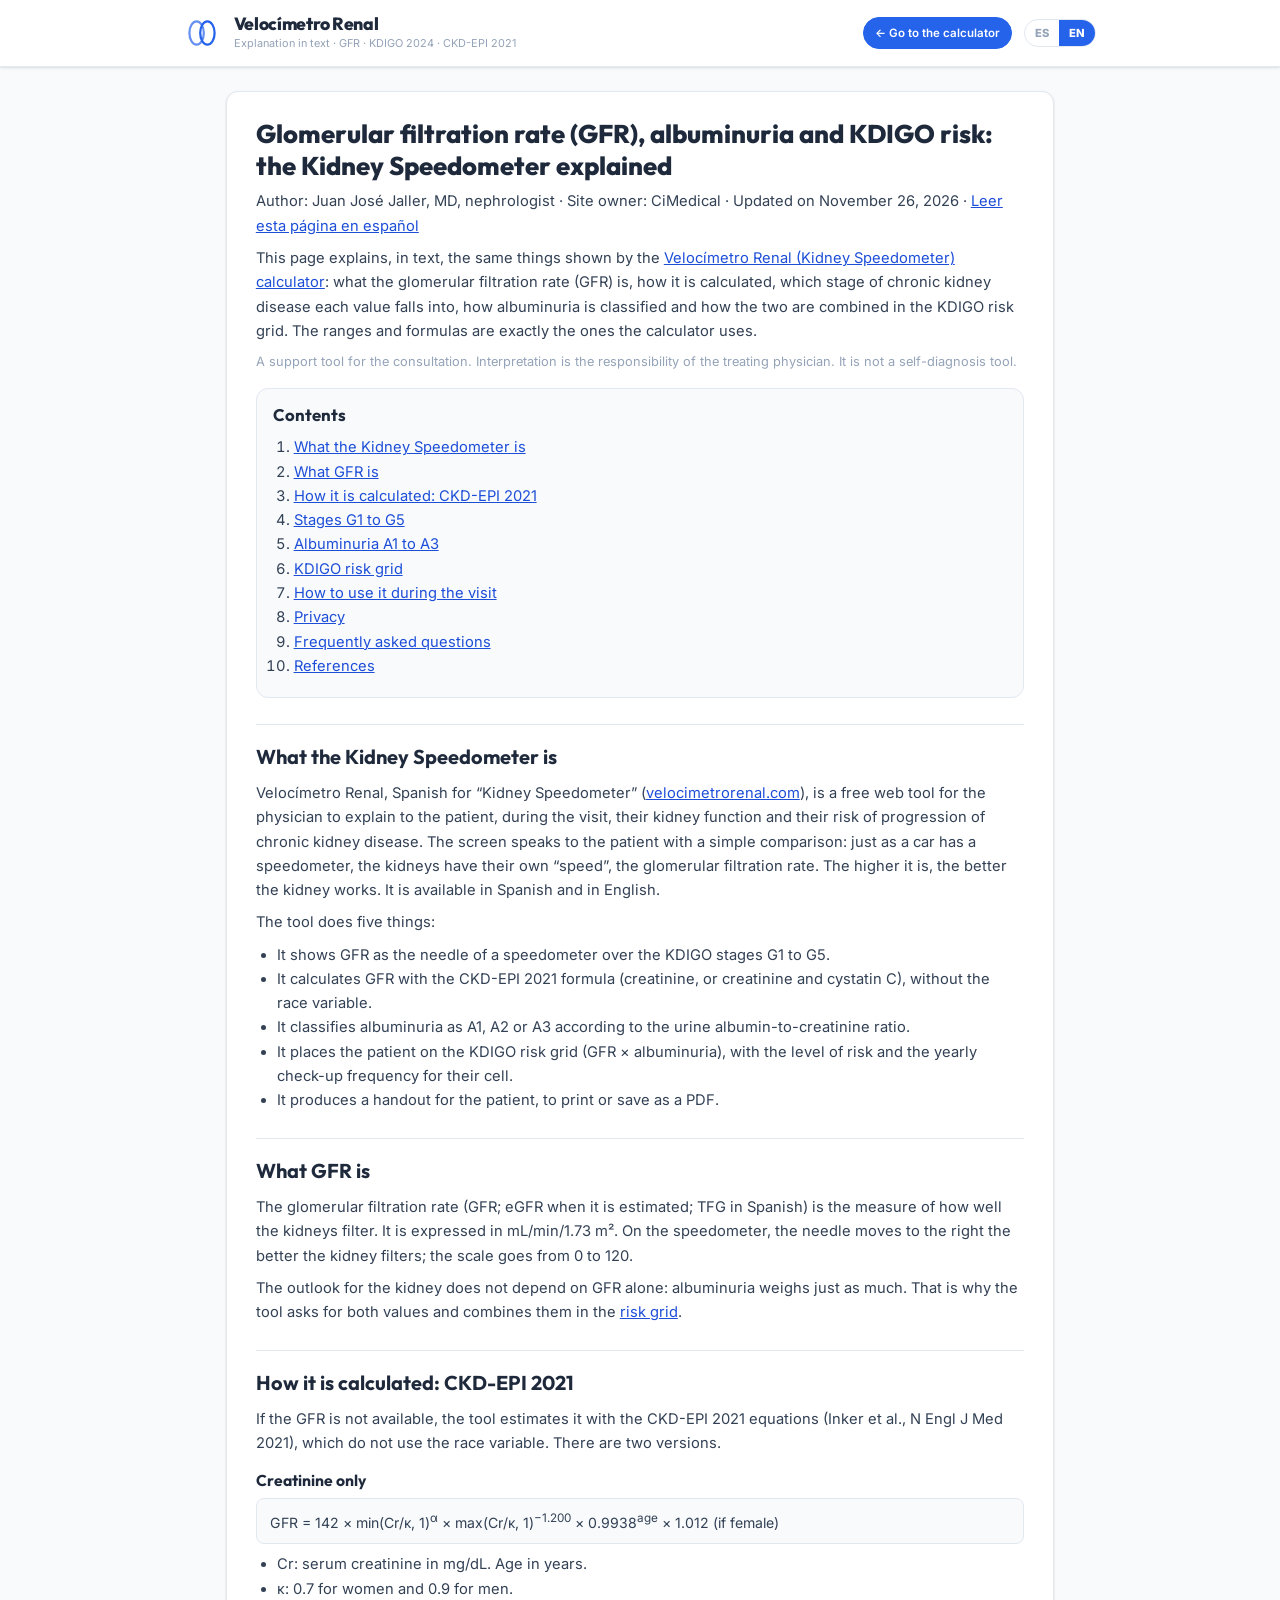
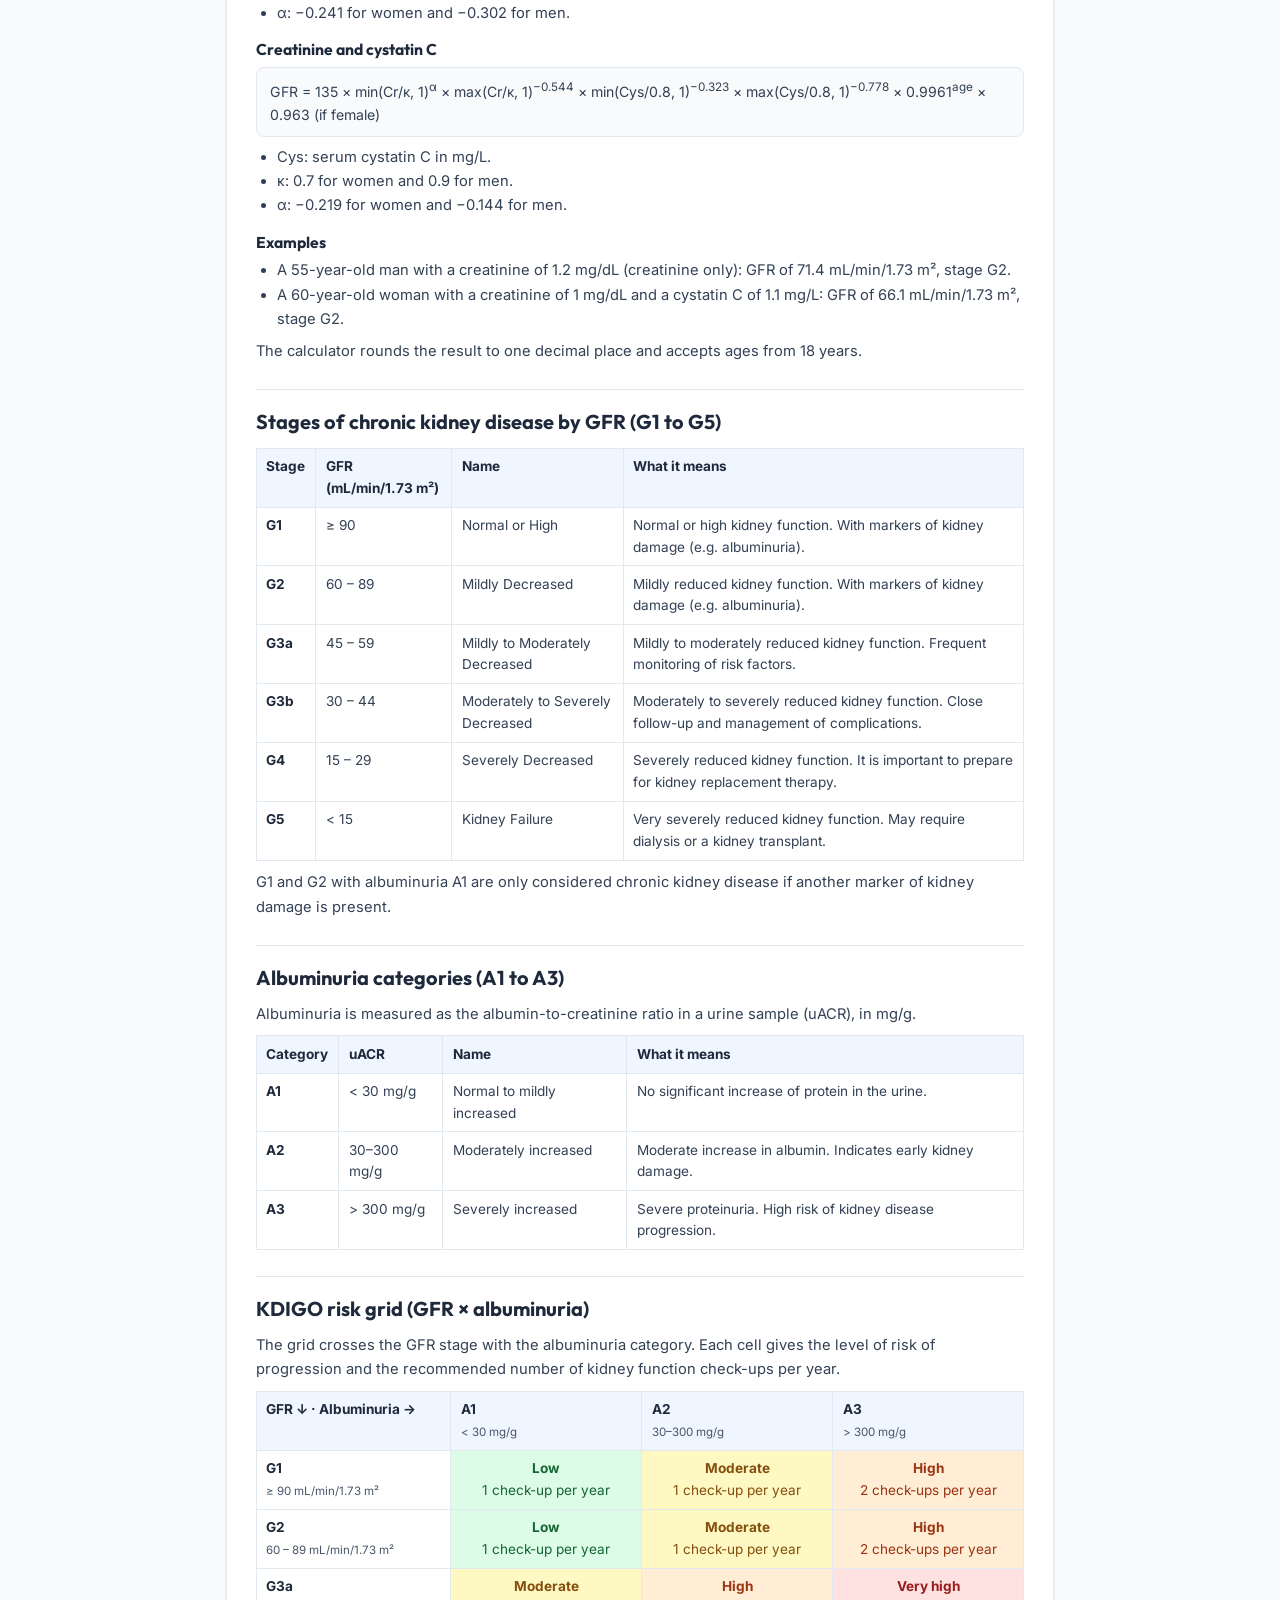
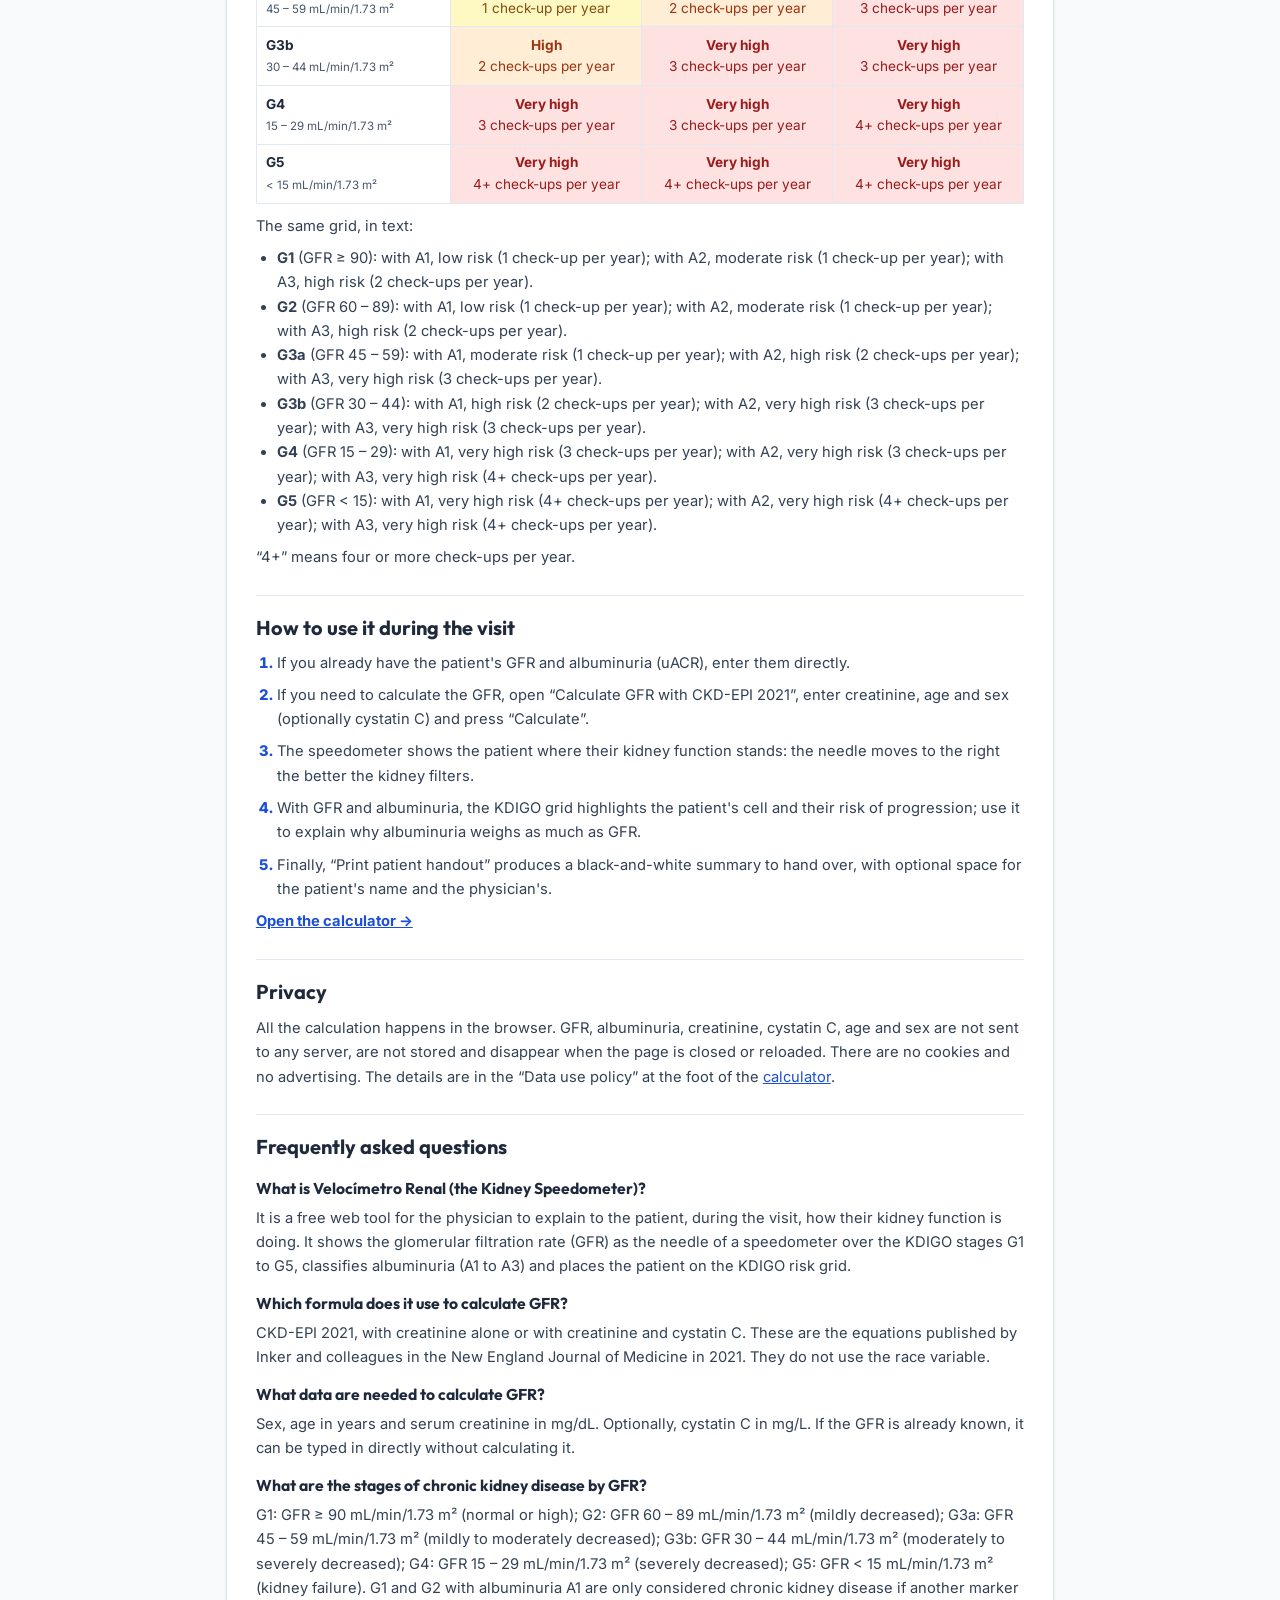
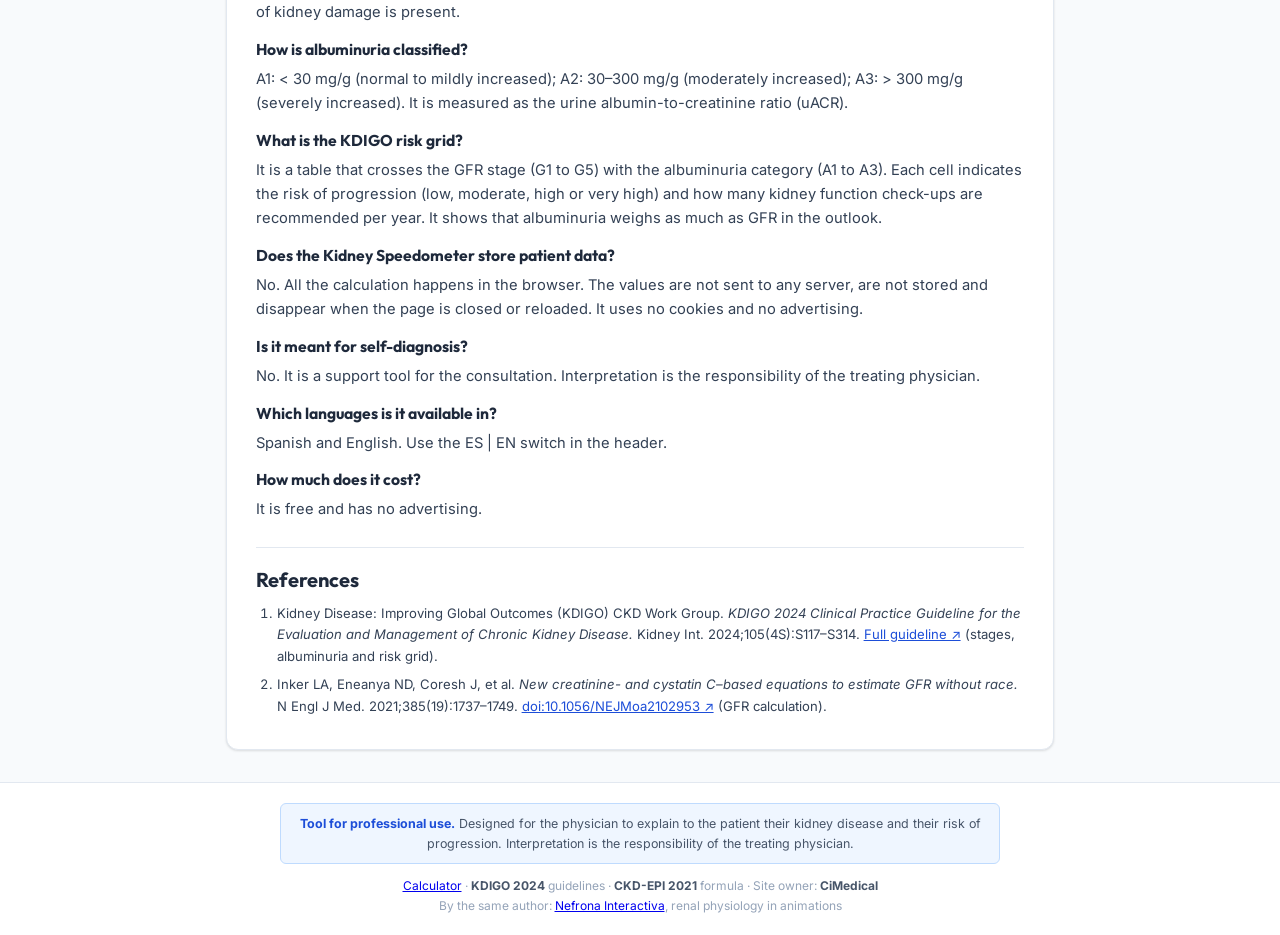
<file: gfr-chronic-kidney-disease.html>
<!DOCTYPE html>
<html lang="en">
<head>
  <meta charset="UTF-8" />
  <meta name="viewport" content="width=device-width, initial-scale=1.0" />
  <!-- GENERADA por tools/generar-guia.js a partir de app.js e i18n.js. No editar a mano. -->
  <title>GFR, albuminuria and KDIGO risk: explanation in text — Velocímetro Renal (Kidney Speedometer)</title>
  <meta name="description" content="What GFR is, how it is calculated with CKD-EPI 2021 (creatinine and cystatin C), the G1 to G5 stages of chronic kidney disease, the A1 to A3 albuminuria categories and the KDIGO 2024 risk grid, in plain text and with references." />
  <link rel="canonical" href="https://velocimetrorenal.com/gfr-chronic-kidney-disease.html" />
  <link rel="alternate" hreflang="es" href="https://velocimetrorenal.com/tfg-enfermedad-renal-cronica.html" />
  <link rel="alternate" hreflang="en" href="https://velocimetrorenal.com/gfr-chronic-kidney-disease.html" />
  <link rel="alternate" hreflang="x-default" href="https://velocimetrorenal.com/gfr-chronic-kidney-disease.html" />
  <meta property="og:type" content="article" />
  <meta property="og:site_name" content="Velocímetro Renal" />
  <meta property="og:title" content="Glomerular filtration rate (GFR), albuminuria and KDIGO risk: the Kidney Speedometer explained" />
  <meta property="og:description" content="What GFR is, how it is calculated with CKD-EPI 2021 (creatinine and cystatin C), the G1 to G5 stages of chronic kidney disease, the A1 to A3 albuminuria categories and the KDIGO 2024 risk grid, in plain text and with references." />
  <meta property="og:url" content="https://velocimetrorenal.com/gfr-chronic-kidney-disease.html" />
  <meta property="og:locale" content="en_US" />
  <meta property="og:image" content="https://velocimetrorenal.com/img/og.png" />
  <meta property="og:image:width" content="1200" />
  <meta property="og:image:height" content="630" />
  <meta name="twitter:card" content="summary_large_image" />
  <link rel="icon" href="img/icono.svg" type="image/svg+xml" />
  <link rel="preconnect" href="https://fonts.googleapis.com" />
  <link rel="preconnect" href="https://fonts.gstatic.com" crossorigin />
  <link href="https://fonts.googleapis.com/css2?family=Inter:wght@300;400;500;600;700;800;900&family=Outfit:wght@300;400;500;600;700;800&display=swap" rel="stylesheet" />
  <link rel="stylesheet" href="style.css?v=3" />
  <script type="application/ld+json">[{"@context":"https://schema.org","@type":["MedicalWebPage","LearningResource"],"@id":"https://velocimetrorenal.com/gfr-chronic-kidney-disease.html","url":"https://velocimetrorenal.com/gfr-chronic-kidney-disease.html","name":"Glomerular filtration rate (GFR), albuminuria and KDIGO risk: the Kidney Speedometer explained","headline":"Glomerular filtration rate (GFR), albuminuria and KDIGO risk: the Kidney Speedometer explained","description":"What GFR is, how it is calculated with CKD-EPI 2021 (creatinine and cystatin C), the G1 to G5 stages of chronic kidney disease, the A1 to A3 albuminuria categories and the KDIGO 2024 risk grid, in plain text and with references.","inLanguage":"en","datePublished":"2026-11-25","dateModified":"2026-11-26","isAccessibleForFree":true,"author":{"@type":"Person","name":"Juan José Jaller","jobTitle":"Nephrologist"},"publisher":{"@type":"Organization","name":"CiMedical"},"audience":{"@type":"MedicalAudience","audienceType":"Clinician"},"about":[{"@type":"MedicalCondition","name":"Chronic kidney disease"},{"@type":"MedicalTest","name":"Estimated glomerular filtration rate","alternateName":["TFG","GFR","eGFR","CKD-EPI 2021"]},{"@type":"MedicalTest","name":"Urine albumin-to-creatinine ratio","alternateName":["RAC","uACR","Albuminuria"]}],"isPartOf":{"@id":"https://velocimetrorenal.com/#sitio"},"image":"https://velocimetrorenal.com/img/og.png","workTranslation":{"@id":"https://velocimetrorenal.com/tfg-enfermedad-renal-cronica.html"},"citation":["KDIGO CKD Work Group. KDIGO 2024 Clinical Practice Guideline for the Evaluation and Management of Chronic Kidney Disease. Kidney Int. 2024;105(4S):S117-S314.","Inker LA, Eneanya ND, Coresh J, et al. New creatinine- and cystatin C-based equations to estimate GFR without race. N Engl J Med. 2021;385(19):1737-1749. doi:10.1056/NEJMoa2102953"]},{"@context":"https://schema.org","@type":"FAQPage","inLanguage":"en","mainEntity":[{"@type":"Question","name":"What is Velocímetro Renal (the Kidney Speedometer)?","acceptedAnswer":{"@type":"Answer","text":"It is a free web tool for the physician to explain to the patient, during the visit, how their kidney function is doing. It shows the glomerular filtration rate (GFR) as the needle of a speedometer over the KDIGO stages G1 to G5, classifies albuminuria (A1 to A3) and places the patient on the KDIGO risk grid."}},{"@type":"Question","name":"Which formula does it use to calculate GFR?","acceptedAnswer":{"@type":"Answer","text":"CKD-EPI 2021, with creatinine alone or with creatinine and cystatin C. These are the equations published by Inker and colleagues in the New England Journal of Medicine in 2021. They do not use the race variable."}},{"@type":"Question","name":"What data are needed to calculate GFR?","acceptedAnswer":{"@type":"Answer","text":"Sex, age in years and serum creatinine in mg/dL. Optionally, cystatin C in mg/L. If the GFR is already known, it can be typed in directly without calculating it."}},{"@type":"Question","name":"What are the stages of chronic kidney disease by GFR?","acceptedAnswer":{"@type":"Answer","text":"G1: GFR ≥ 90 mL/min/1.73 m² (normal or high); G2: GFR 60 – 89 mL/min/1.73 m² (mildly decreased); G3a: GFR 45 – 59 mL/min/1.73 m² (mildly to moderately decreased); G3b: GFR 30 – 44 mL/min/1.73 m² (moderately to severely decreased); G4: GFR 15 – 29 mL/min/1.73 m² (severely decreased); G5: GFR < 15 mL/min/1.73 m² (kidney failure). G1 and G2 with albuminuria A1 are only considered chronic kidney disease if another marker of kidney damage is present."}},{"@type":"Question","name":"How is albuminuria classified?","acceptedAnswer":{"@type":"Answer","text":"A1: < 30 mg/g (normal to mildly increased); A2: 30–300 mg/g (moderately increased); A3: > 300 mg/g (severely increased). It is measured as the urine albumin-to-creatinine ratio (uACR)."}},{"@type":"Question","name":"What is the KDIGO risk grid?","acceptedAnswer":{"@type":"Answer","text":"It is a table that crosses the GFR stage (G1 to G5) with the albuminuria category (A1 to A3). Each cell indicates the risk of progression (low, moderate, high or very high) and how many kidney function check-ups are recommended per year. It shows that albuminuria weighs as much as GFR in the outlook."}},{"@type":"Question","name":"Does the Kidney Speedometer store patient data?","acceptedAnswer":{"@type":"Answer","text":"No. All the calculation happens in the browser. The values are not sent to any server, are not stored and disappear when the page is closed or reloaded. It uses no cookies and no advertising."}},{"@type":"Question","name":"Is it meant for self-diagnosis?","acceptedAnswer":{"@type":"Answer","text":"No. It is a support tool for the consultation. Interpretation is the responsibility of the treating physician."}},{"@type":"Question","name":"Which languages is it available in?","acceptedAnswer":{"@type":"Answer","text":"Spanish and English. Use the ES | EN switch in the header."}},{"@type":"Question","name":"How much does it cost?","acceptedAnswer":{"@type":"Answer","text":"It is free and has no advertising."}}]}]</script>
</head>
<body>

  <header class="site-header">
    <div class="header-inner">
      <a class="logo" href="./?lang=en">
        <svg class="logo-icon" viewBox="0 0 40 40" fill="none" aria-hidden="true">
          <ellipse cx="14" cy="20" rx="8" ry="13" stroke="#2563eb" stroke-width="2.5" fill="none" opacity="0.7"/>
          <ellipse cx="26" cy="20" rx="8" ry="13" stroke="#2563eb" stroke-width="2.5" fill="none"/>
        </svg>
        <div>
          <div class="logo-title">Velocímetro Renal</div>
          <div class="logo-sub">Explanation in text · GFR · KDIGO 2024 · CKD-EPI 2021</div>
        </div>
      </a>
      <nav class="header-right">
        <a class="header-link header-info sin-icono" href="./?lang=en">← Go to the calculator</a>
        <div class="lang-switch" role="group" aria-label="Idioma / Language" title="Idioma / Language">
          <a class="" href="tfg-enfermedad-renal-cronica.html" hreflang="es" lang="es">ES</a>
          <a class="activo" href="gfr-chronic-kidney-disease.html" hreflang="en" lang="en">EN</a>
        </div>
      </nav>
    </div>
  </header>

  <main class="gt-main">
    <article class="card gt">
      <h1 class="gt-titulo">Glomerular filtration rate (GFR), albuminuria and KDIGO risk: the Kidney Speedometer explained</h1>
      <p class="gt-fecha">Author: Juan José Jaller, MD, nephrologist · Site owner: CiMedical · Updated on <time datetime="2026-11-26">November 26, 2026</time> · <a href="tfg-enfermedad-renal-cronica.html" hreflang="es" lang="es">Leer esta página en español</a></p>
      <p>This page explains, in text, the same things shown by the <a href="./?lang=en">Velocímetro Renal (Kidney Speedometer) calculator</a>:
      what the glomerular filtration rate (GFR) is, how it is calculated, which stage of chronic kidney disease
      each value falls into, how albuminuria is classified and how the two are combined in the KDIGO risk grid.
      The ranges and formulas are exactly the ones the calculator uses.</p>
      <p class="gt-aviso">A support tool for the consultation. Interpretation is the responsibility of the treating physician. It is not a self-diagnosis tool.</p>

      <nav class="gt-indice" aria-label="Contents">
        <h2>Contents</h2>
        <ol>
          <li><a href="#que-es">What the Kidney Speedometer is</a></li>
          <li><a href="#tfg">What GFR is</a></li>
          <li><a href="#ckd-epi">How it is calculated: CKD-EPI 2021</a></li>
          <li><a href="#estadios">Stages G1 to G5</a></li>
          <li><a href="#albuminuria">Albuminuria A1 to A3</a></li>
          <li><a href="#riesgo">KDIGO risk grid</a></li>
          <li><a href="#uso">How to use it during the visit</a></li>
          <li><a href="#privacidad">Privacy</a></li>
          <li><a href="#preguntas">Frequently asked questions</a></li>
          <li><a href="#referencias">References</a></li>
        </ol>
      </nav>

      <section id="que-es">
        <h2>What the Kidney Speedometer is</h2>
        <p>Velocímetro Renal, Spanish for “Kidney Speedometer” (<a href="./?lang=en">velocimetrorenal.com</a>), is a free web tool
        for the physician to explain to the patient, during the visit, their kidney function and their risk of
        progression of chronic kidney disease. The screen speaks to the patient with a simple comparison: just as
        a car has a speedometer, the kidneys have their own “speed”, the glomerular filtration rate. The higher it
        is, the better the kidney works. It is available in Spanish and in English.</p>
        <p>The tool does five things:</p>
        <ul>
          <li>It shows GFR as the needle of a speedometer over the KDIGO stages G1 to G5.</li>
          <li>It calculates GFR with the CKD-EPI 2021 formula (creatinine, or creatinine and cystatin C), without the race variable.</li>
          <li>It classifies albuminuria as A1, A2 or A3 according to the urine albumin-to-creatinine ratio.</li>
          <li>It places the patient on the KDIGO risk grid (GFR × albuminuria), with the level of risk and the yearly check-up frequency for their cell.</li>
          <li>It produces a handout for the patient, to print or save as a PDF.</li>
        </ul>
      </section>

      <section id="tfg">
        <h2>What GFR is</h2>
        <p>The glomerular filtration rate (GFR; eGFR when it is estimated; TFG in Spanish) is the measure of how well the kidneys filter. It is expressed in mL/min/1.73 m². On the speedometer, the needle moves to the right the better the kidney filters; the scale goes from 0 to 120.</p>
        <p>The outlook for the kidney does not depend on GFR alone: albuminuria weighs just as much. That is why the tool asks for both values and combines them in the <a href="#riesgo">risk grid</a>.</p>
      </section>

      <section id="ckd-epi">
        <h2>How it is calculated: CKD-EPI 2021</h2>
        <p>If the GFR is not available, the tool estimates it with the CKD-EPI 2021 equations (Inker et al., N Engl J Med 2021), which do not use the race variable. There are two versions.</p>

        <h3>Creatinine only</h3>
        <p class="gt-formula">GFR = 142 × min(Cr/κ, 1)<sup>α</sup> × max(Cr/κ, 1)<sup>−1.200</sup> × 0.9938<sup>age</sup> × 1.012 (if female)</p>
        <ul>
          <li>Cr: serum creatinine in mg/dL. Age in years.</li>
          <li>κ: 0.7 for women and 0.9 for men.</li>
          <li>α: −0.241 for women and −0.302 for men.</li>
        </ul>

        <h3>Creatinine and cystatin C</h3>
        <p class="gt-formula">GFR = 135 × min(Cr/κ, 1)<sup>α</sup> × max(Cr/κ, 1)<sup>−0.544</sup> × min(Cys/0.8, 1)<sup>−0.323</sup> × max(Cys/0.8, 1)<sup>−0.778</sup> × 0.9961<sup>age</sup> × 0.963 (if female)</p>
        <ul>
          <li>Cys: serum cystatin C in mg/L.</li>
          <li>κ: 0.7 for women and 0.9 for men.</li>
          <li>α: −0.219 for women and −0.144 for men.</li>
        </ul>

        <h3>Examples</h3>
        <ul>
          <li>A 55-year-old man with a creatinine of 1.2 mg/dL (creatinine only): GFR of 71.4 mL/min/1.73 m², stage G2.</li>
          <li>A 60-year-old woman with a creatinine of 1 mg/dL and a cystatin C of 1.1 mg/L: GFR of 66.1 mL/min/1.73 m², stage G2.</li>
        </ul>
        <p>The calculator rounds the result to one decimal place and accepts ages from 18 years.</p>
      </section>

      <section id="estadios">
        <h2>Stages of chronic kidney disease by GFR (G1 to G5)</h2>
        <div class="gt-tabla-wrap">
        <table class="gt-tabla">
          <thead><tr><th scope="col">Stage</th><th scope="col">GFR (mL/min/1.73 m²)</th><th scope="col">Name</th><th scope="col">What it means</th></tr></thead>
          <tbody>
          <tr><th scope="row">G1</th><td>≥ 90</td><td>Normal or High</td><td>Normal or high kidney function. With markers of kidney damage (e.g. albuminuria).</td></tr>
          <tr><th scope="row">G2</th><td>60 – 89</td><td>Mildly Decreased</td><td>Mildly reduced kidney function. With markers of kidney damage (e.g. albuminuria).</td></tr>
          <tr><th scope="row">G3a</th><td>45 – 59</td><td>Mildly to Moderately Decreased</td><td>Mildly to moderately reduced kidney function. Frequent monitoring of risk factors.</td></tr>
          <tr><th scope="row">G3b</th><td>30 – 44</td><td>Moderately to Severely Decreased</td><td>Moderately to severely reduced kidney function. Close follow-up and management of complications.</td></tr>
          <tr><th scope="row">G4</th><td>15 – 29</td><td>Severely Decreased</td><td>Severely reduced kidney function. It is important to prepare for kidney replacement therapy.</td></tr>
          <tr><th scope="row">G5</th><td>&lt; 15</td><td>Kidney Failure</td><td>Very severely reduced kidney function. May require dialysis or a kidney transplant.</td></tr>
          </tbody>
        </table>
        </div>
        <p>G1 and G2 with albuminuria A1 are only considered chronic kidney disease if another marker of kidney damage is present.</p>
      </section>

      <section id="albuminuria">
        <h2>Albuminuria categories (A1 to A3)</h2>
        <p>Albuminuria is measured as the albumin-to-creatinine ratio in a urine sample (uACR), in mg/g.</p>
        <div class="gt-tabla-wrap">
        <table class="gt-tabla">
          <thead><tr><th scope="col">Category</th><th scope="col">uACR</th><th scope="col">Name</th><th scope="col">What it means</th></tr></thead>
          <tbody>
          <tr><th scope="row">A1</th><td>&lt; 30 mg/g</td><td>Normal to mildly increased</td><td>No significant increase of protein in the urine.</td></tr>
          <tr><th scope="row">A2</th><td>30–300 mg/g</td><td>Moderately increased</td><td>Moderate increase in albumin. Indicates early kidney damage.</td></tr>
          <tr><th scope="row">A3</th><td>&gt; 300 mg/g</td><td>Severely increased</td><td>Severe proteinuria. High risk of kidney disease progression.</td></tr>
          </tbody>
        </table>
        </div>
      </section>

      <section id="riesgo">
        <h2>KDIGO risk grid (GFR × albuminuria)</h2>
        <p>The grid crosses the GFR stage with the albuminuria category. Each cell gives the level of risk of progression and the recommended number of kidney function check-ups per year.</p>
        <div class="gt-tabla-wrap">
        <table class="gt-tabla gt-riesgo">
          <thead><tr><th scope="col">GFR ↓ · Albuminuria →</th><th scope="col">A1<br><span class="gt-sub">&lt; 30 mg/g</span></th><th scope="col">A2<br><span class="gt-sub">30–300 mg/g</span></th><th scope="col">A3<br><span class="gt-sub">&gt; 300 mg/g</span></th></tr></thead>
          <tbody>
          <tr><th scope="row">G1<br><span class="gt-sub">≥ 90 mL/min/1.73 m²</span></th><td class="gt-r-low"><strong>Low</strong><br>1 check-up per year</td><td class="gt-r-moderate"><strong>Moderate</strong><br>1 check-up per year</td><td class="gt-r-high"><strong>High</strong><br>2 check-ups per year</td></tr>
          <tr><th scope="row">G2<br><span class="gt-sub">60 – 89 mL/min/1.73 m²</span></th><td class="gt-r-low"><strong>Low</strong><br>1 check-up per year</td><td class="gt-r-moderate"><strong>Moderate</strong><br>1 check-up per year</td><td class="gt-r-high"><strong>High</strong><br>2 check-ups per year</td></tr>
          <tr><th scope="row">G3a<br><span class="gt-sub">45 – 59 mL/min/1.73 m²</span></th><td class="gt-r-moderate"><strong>Moderate</strong><br>1 check-up per year</td><td class="gt-r-high"><strong>High</strong><br>2 check-ups per year</td><td class="gt-r-veryhigh"><strong>Very high</strong><br>3 check-ups per year</td></tr>
          <tr><th scope="row">G3b<br><span class="gt-sub">30 – 44 mL/min/1.73 m²</span></th><td class="gt-r-high"><strong>High</strong><br>2 check-ups per year</td><td class="gt-r-veryhigh"><strong>Very high</strong><br>3 check-ups per year</td><td class="gt-r-veryhigh"><strong>Very high</strong><br>3 check-ups per year</td></tr>
          <tr><th scope="row">G4<br><span class="gt-sub">15 – 29 mL/min/1.73 m²</span></th><td class="gt-r-veryhigh"><strong>Very high</strong><br>3 check-ups per year</td><td class="gt-r-veryhigh"><strong>Very high</strong><br>3 check-ups per year</td><td class="gt-r-veryhigh"><strong>Very high</strong><br>4+ check-ups per year</td></tr>
          <tr><th scope="row">G5<br><span class="gt-sub">&lt; 15 mL/min/1.73 m²</span></th><td class="gt-r-veryhigh"><strong>Very high</strong><br>4+ check-ups per year</td><td class="gt-r-veryhigh"><strong>Very high</strong><br>4+ check-ups per year</td><td class="gt-r-veryhigh"><strong>Very high</strong><br>4+ check-ups per year</td></tr>
          </tbody>
        </table>
        </div>
        <p>The same grid, in text:</p>
        <ul>
        <li><strong>G1</strong> (GFR ≥ 90): with A1, low risk (1 check-up per year); with A2, moderate risk (1 check-up per year); with A3, high risk (2 check-ups per year).</li>
        <li><strong>G2</strong> (GFR 60 – 89): with A1, low risk (1 check-up per year); with A2, moderate risk (1 check-up per year); with A3, high risk (2 check-ups per year).</li>
        <li><strong>G3a</strong> (GFR 45 – 59): with A1, moderate risk (1 check-up per year); with A2, high risk (2 check-ups per year); with A3, very high risk (3 check-ups per year).</li>
        <li><strong>G3b</strong> (GFR 30 – 44): with A1, high risk (2 check-ups per year); with A2, very high risk (3 check-ups per year); with A3, very high risk (3 check-ups per year).</li>
        <li><strong>G4</strong> (GFR 15 – 29): with A1, very high risk (3 check-ups per year); with A2, very high risk (3 check-ups per year); with A3, very high risk (4+ check-ups per year).</li>
        <li><strong>G5</strong> (GFR &lt; 15): with A1, very high risk (4+ check-ups per year); with A2, very high risk (4+ check-ups per year); with A3, very high risk (4+ check-ups per year).</li>
        </ul>
        <p>“4+” means four or more check-ups per year.</p>
      </section>

      <section id="uso">
        <h2>How to use it during the visit</h2>
        <ol class="gt-pasos">
          <li>If you already have the patient's GFR and albuminuria (uACR), enter them directly.</li>
          <li>If you need to calculate the GFR, open “Calculate GFR with CKD-EPI 2021”, enter creatinine, age and sex (optionally cystatin C) and press “Calculate”.</li>
          <li>The speedometer shows the patient where their kidney function stands: the needle moves to the right the better the kidney filters.</li>
          <li>With GFR and albuminuria, the KDIGO grid highlights the patient's cell and their risk of progression; use it to explain why albuminuria weighs as much as GFR.</li>
          <li>Finally, “Print patient handout” produces a black-and-white summary to hand over, with optional space for the patient's name and the physician's.</li>
        </ol>
        <p><a href="./?lang=en"><strong>Open the calculator →</strong></a></p>
      </section>

      <section id="privacidad">
        <h2>Privacy</h2>
        <p>All the calculation happens in the browser. GFR, albuminuria, creatinine, cystatin C, age and sex are
        not sent to any server, are not stored and disappear when the page is closed or reloaded. There are no
        cookies and no advertising. The details are in the “Data use policy” at the foot of the
        <a href="./?lang=en">calculator</a>.</p>
      </section>

      <section id="preguntas">
        <h2>Frequently asked questions</h2>
      <h3>What is Velocímetro Renal (the Kidney Speedometer)?</h3>
      <p>It is a free web tool for the physician to explain to the patient, during the visit, how their kidney function is doing. It shows the glomerular filtration rate (GFR) as the needle of a speedometer over the KDIGO stages G1 to G5, classifies albuminuria (A1 to A3) and places the patient on the KDIGO risk grid.</p>
      <h3>Which formula does it use to calculate GFR?</h3>
      <p>CKD-EPI 2021, with creatinine alone or with creatinine and cystatin C. These are the equations published by Inker and colleagues in the New England Journal of Medicine in 2021. They do not use the race variable.</p>
      <h3>What data are needed to calculate GFR?</h3>
      <p>Sex, age in years and serum creatinine in mg/dL. Optionally, cystatin C in mg/L. If the GFR is already known, it can be typed in directly without calculating it.</p>
      <h3>What are the stages of chronic kidney disease by GFR?</h3>
      <p>G1: GFR ≥ 90 mL/min/1.73 m² (normal or high); G2: GFR 60 – 89 mL/min/1.73 m² (mildly decreased); G3a: GFR 45 – 59 mL/min/1.73 m² (mildly to moderately decreased); G3b: GFR 30 – 44 mL/min/1.73 m² (moderately to severely decreased); G4: GFR 15 – 29 mL/min/1.73 m² (severely decreased); G5: GFR &lt; 15 mL/min/1.73 m² (kidney failure). G1 and G2 with albuminuria A1 are only considered chronic kidney disease if another marker of kidney damage is present.</p>
      <h3>How is albuminuria classified?</h3>
      <p>A1: &lt; 30 mg/g (normal to mildly increased); A2: 30–300 mg/g (moderately increased); A3: &gt; 300 mg/g (severely increased). It is measured as the urine albumin-to-creatinine ratio (uACR).</p>
      <h3>What is the KDIGO risk grid?</h3>
      <p>It is a table that crosses the GFR stage (G1 to G5) with the albuminuria category (A1 to A3). Each cell indicates the risk of progression (low, moderate, high or very high) and how many kidney function check-ups are recommended per year. It shows that albuminuria weighs as much as GFR in the outlook.</p>
      <h3>Does the Kidney Speedometer store patient data?</h3>
      <p>No. All the calculation happens in the browser. The values are not sent to any server, are not stored and disappear when the page is closed or reloaded. It uses no cookies and no advertising.</p>
      <h3>Is it meant for self-diagnosis?</h3>
      <p>No. It is a support tool for the consultation. Interpretation is the responsibility of the treating physician.</p>
      <h3>Which languages is it available in?</h3>
      <p>Spanish and English. Use the ES | EN switch in the header.</p>
      <h3>How much does it cost?</h3>
      <p>It is free and has no advertising.</p>
      </section>

      <section id="referencias">
        <h2>References</h2>
        <ol class="gt-refs">
          <li>Kidney Disease: Improving Global Outcomes (KDIGO) CKD Work Group. <em>KDIGO 2024 Clinical Practice
          Guideline for the Evaluation and Management of Chronic Kidney Disease.</em> Kidney Int.
          2024;105(4S):S117–S314. <a href="https://kdigo.org/guidelines/ckd-evaluation-and-management/" target="_blank" rel="noopener">Full guideline ↗</a>
          (stages, albuminuria and risk grid).</li>
          <li>Inker LA, Eneanya ND, Coresh J, et al. <em>New creatinine- and cystatin C–based equations to estimate
          GFR without race.</em> N Engl J Med. 2021;385(19):1737–1749.
          <a href="https://doi.org/10.1056/NEJMoa2102953" target="_blank" rel="noopener">doi:10.1056/NEJMoa2102953 ↗</a>
          (GFR calculation).</li>
        </ol>
      </section>
    </article>
  </main>

  <footer class="site-footer">
    <p class="pro-notice">
      <strong>Tool for professional use.</strong> Designed for the physician to explain to the patient their kidney disease and their risk of progression. Interpretation is the responsibility of the treating physician.
    </p>
    <p><a href="./?lang=en">Calculator</a> · <strong>KDIGO 2024</strong> guidelines · <strong>CKD-EPI 2021</strong> formula · Site owner: <strong>CiMedical</strong><br>By the same author: <a href="https://nefrona-interactiva.com/?lang=en">Nefrona Interactiva</a>, renal physiology in animations</p>
  </footer>

  <!-- Analítica sin cookies ni IP (GoatCounter): cuenta visitas únicas, no identifica personas -->
  <script data-goatcounter="https://velocimetrorenal.goatcounter.com/count" async src="//gc.zgo.at/count.js"></script>
</body>
</html>
</file>
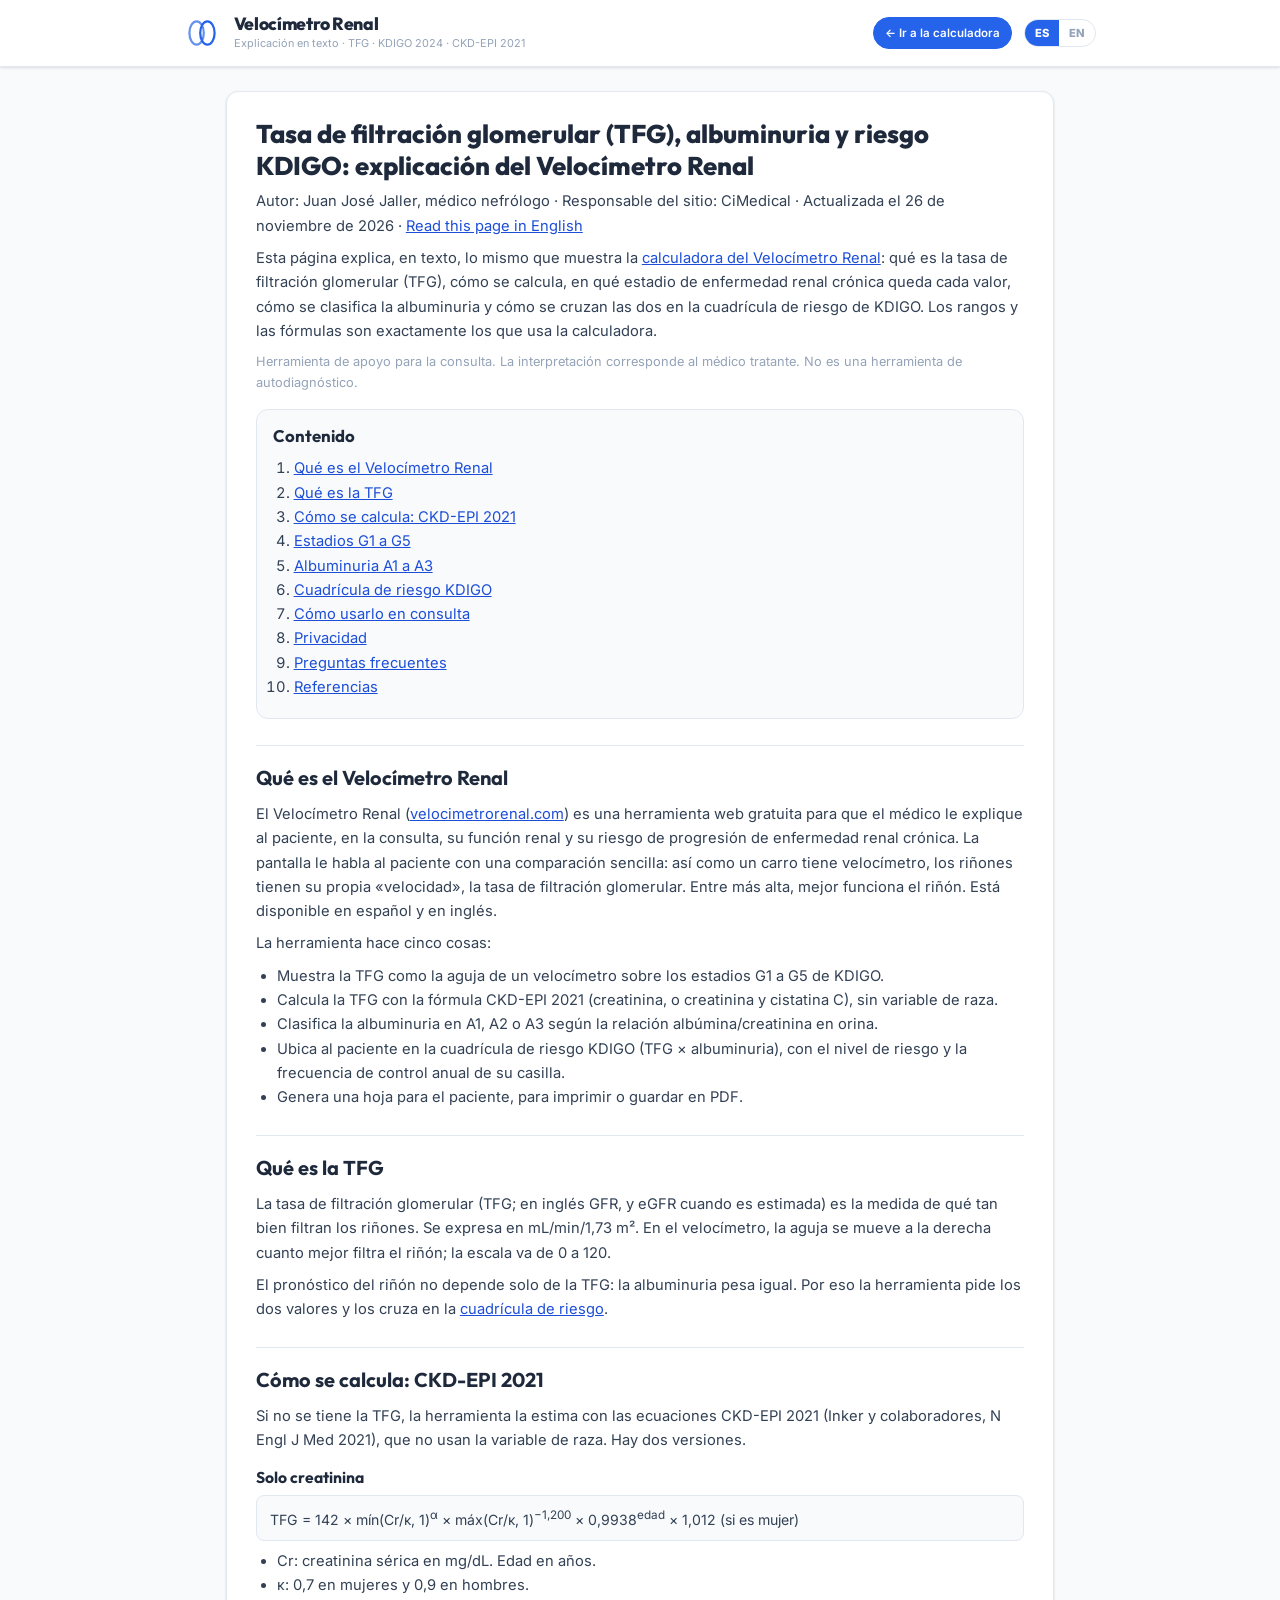
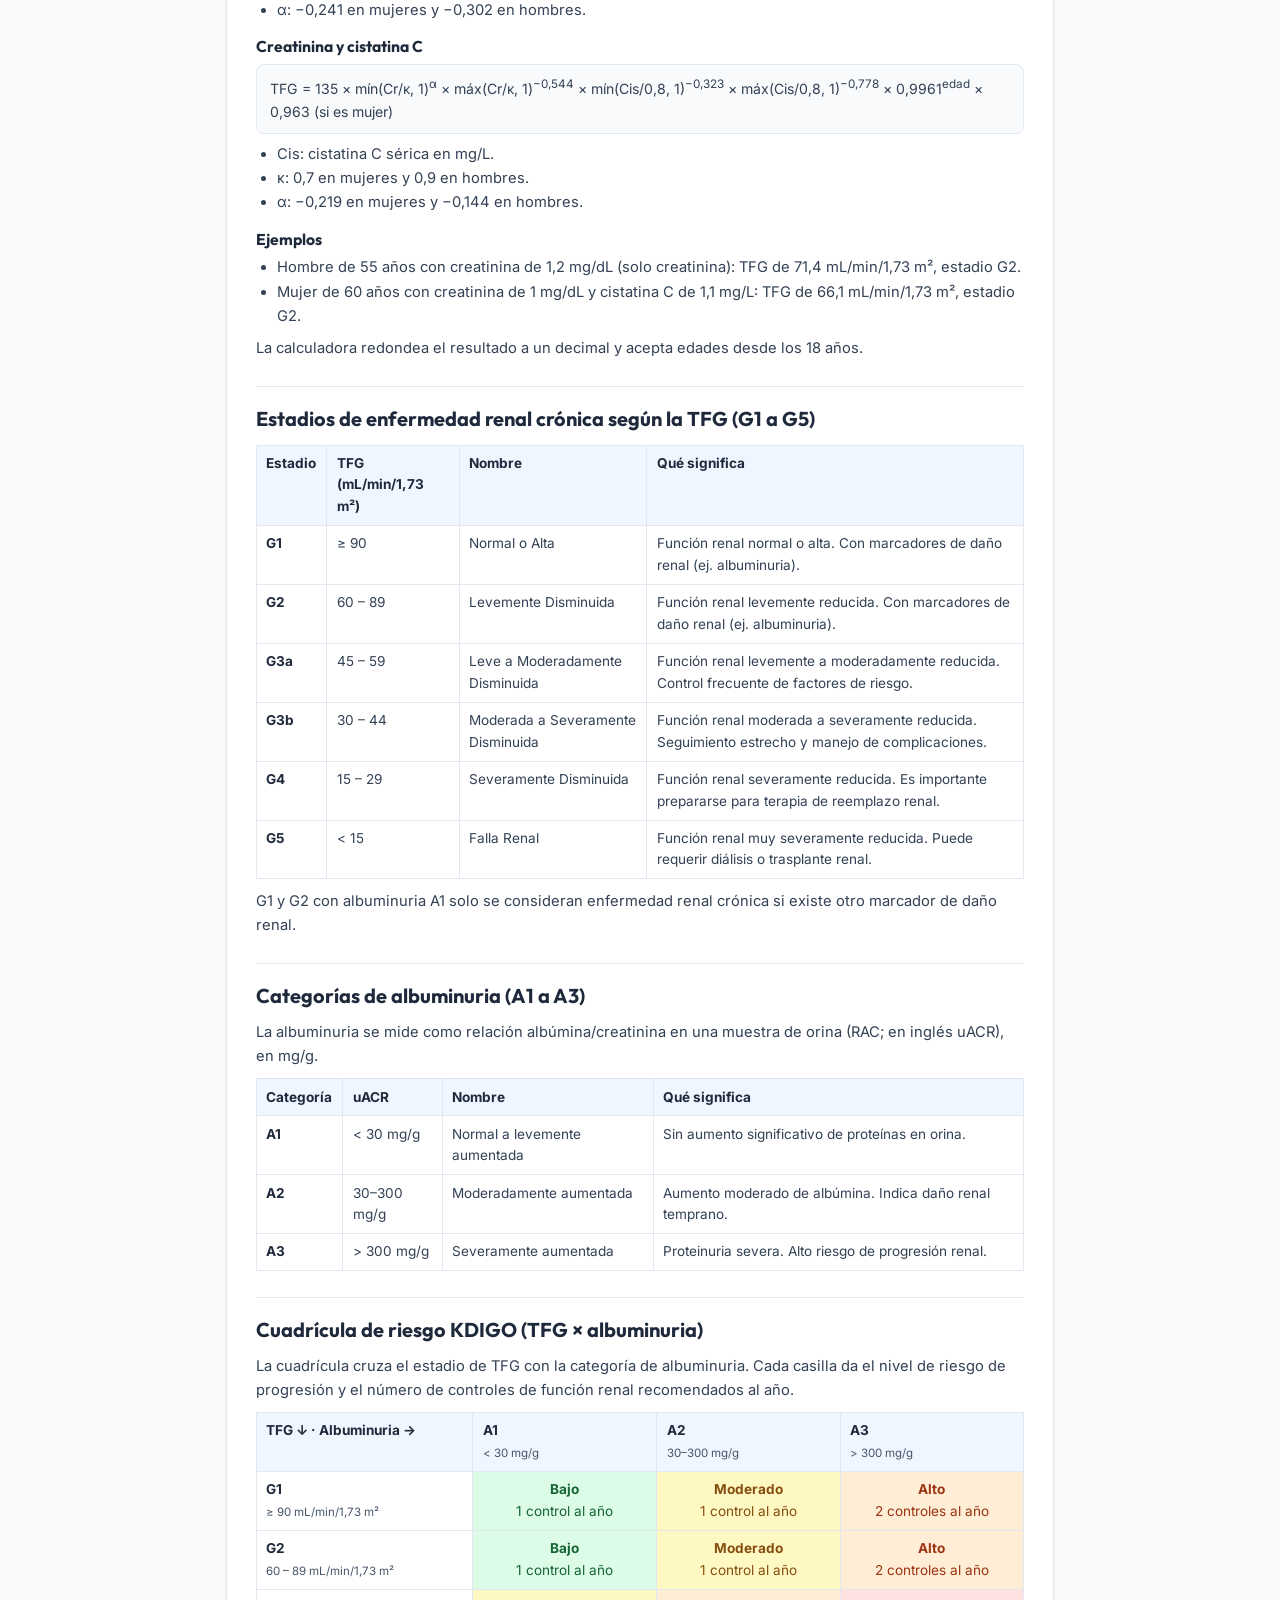
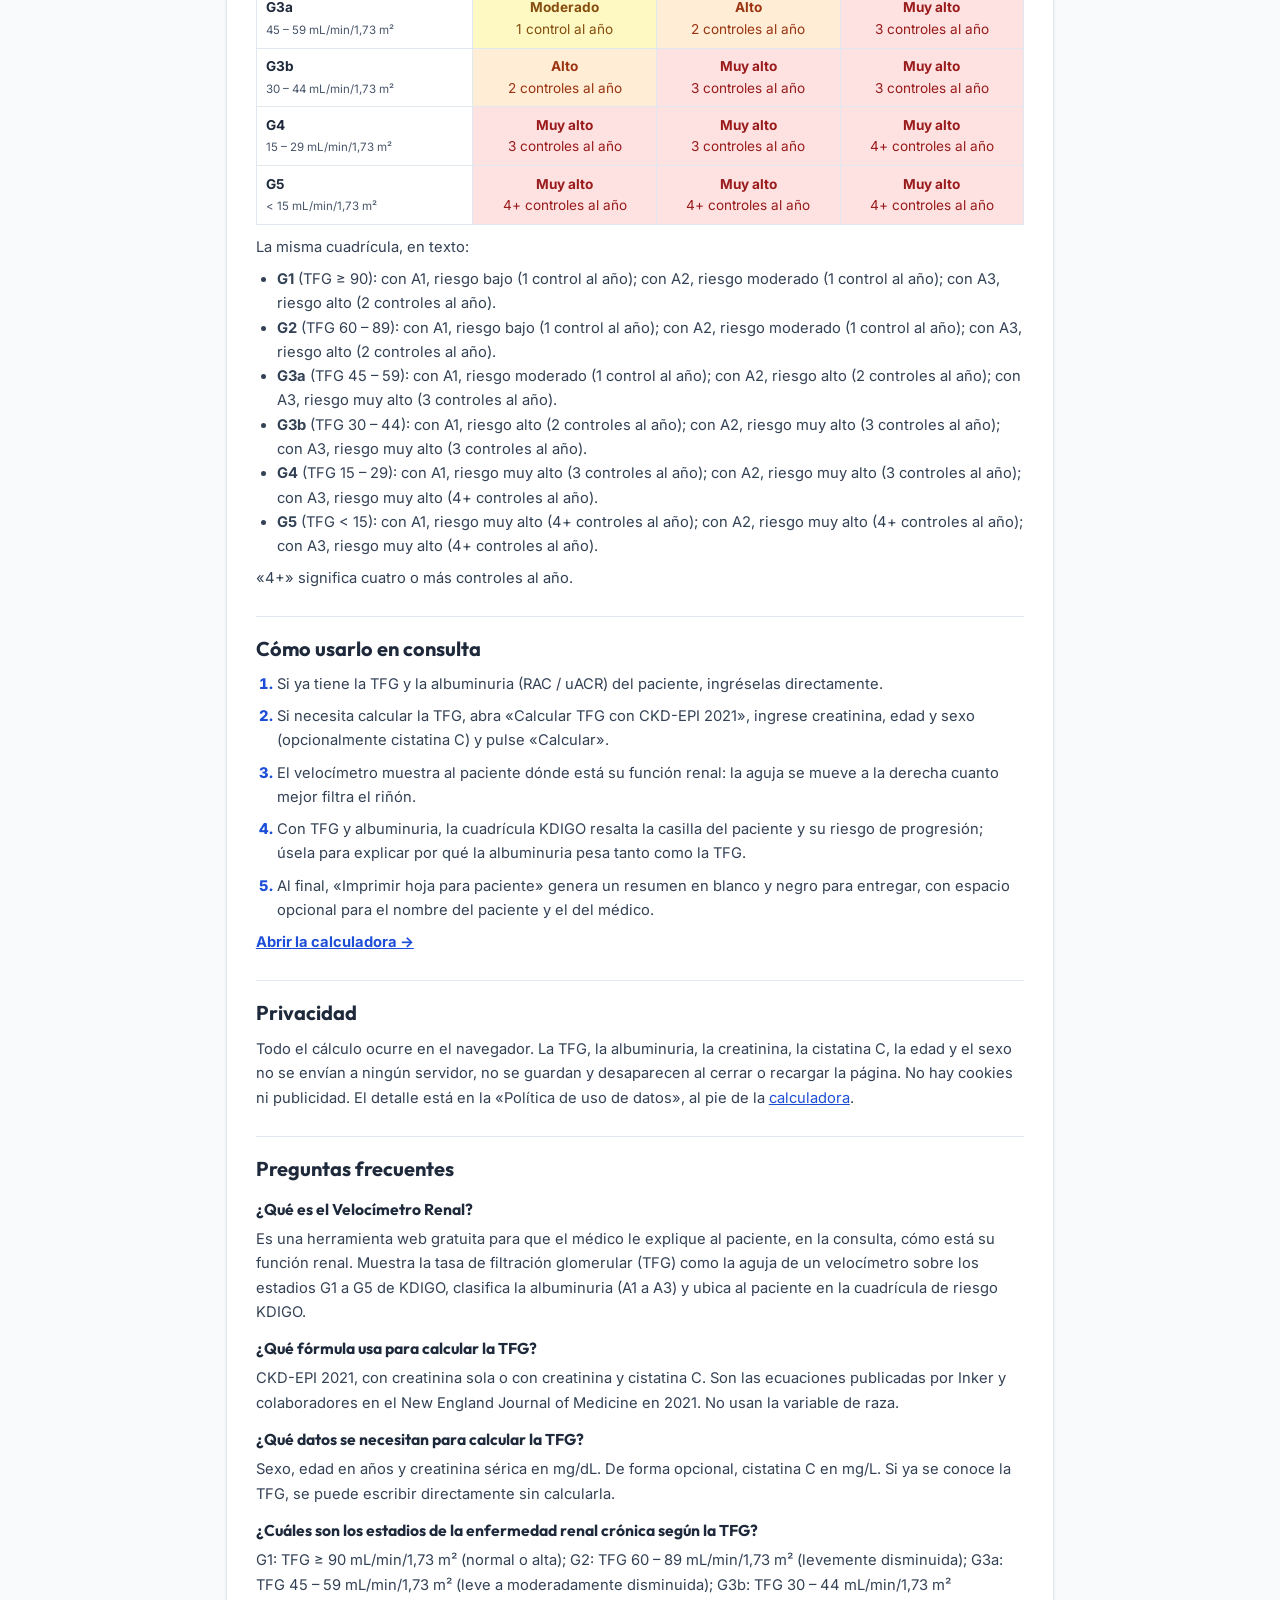
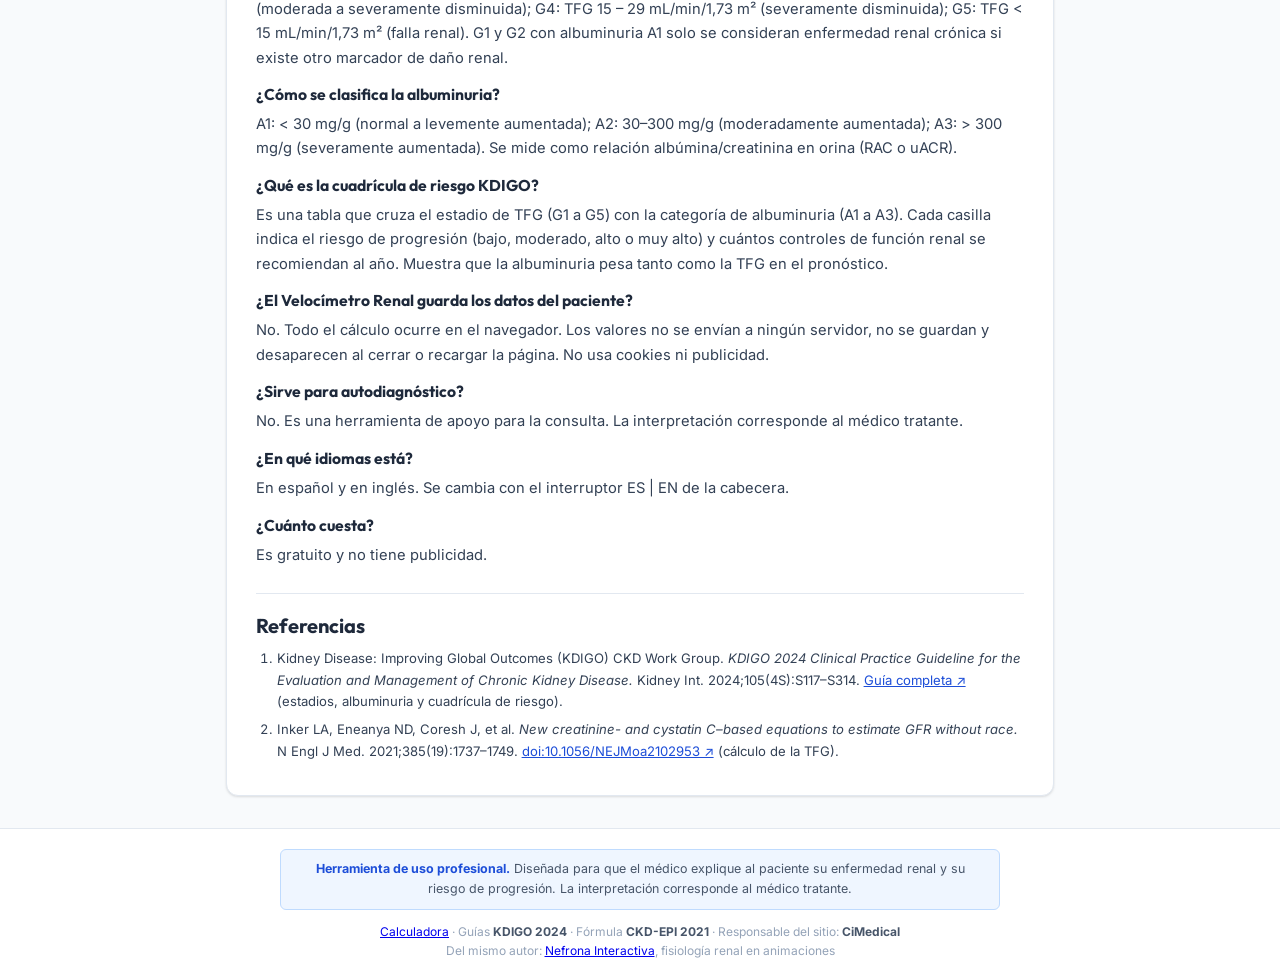
<file: tfg-enfermedad-renal-cronica.html>
<!DOCTYPE html>
<html lang="es">
<head>
  <meta charset="UTF-8" />
  <meta name="viewport" content="width=device-width, initial-scale=1.0" />
  <!-- GENERADA por tools/generar-guia.js a partir de app.js e i18n.js. No editar a mano. -->
  <title>TFG, albuminuria y riesgo KDIGO: explicación en texto — Velocímetro Renal</title>
  <meta name="description" content="Qué es la TFG, cómo se calcula con CKD-EPI 2021 (creatinina y cistatina C), los estadios G1 a G5 de la enfermedad renal crónica, las categorías de albuminuria A1 a A3 y la cuadrícula de riesgo KDIGO 2024, en texto y con referencias." />
  <link rel="canonical" href="https://velocimetrorenal.com/tfg-enfermedad-renal-cronica.html" />
  <link rel="alternate" hreflang="es" href="https://velocimetrorenal.com/tfg-enfermedad-renal-cronica.html" />
  <link rel="alternate" hreflang="en" href="https://velocimetrorenal.com/gfr-chronic-kidney-disease.html" />
  <link rel="alternate" hreflang="x-default" href="https://velocimetrorenal.com/gfr-chronic-kidney-disease.html" />
  <meta property="og:type" content="article" />
  <meta property="og:site_name" content="Velocímetro Renal" />
  <meta property="og:title" content="Tasa de filtración glomerular (TFG), albuminuria y riesgo KDIGO: explicación del Velocímetro Renal" />
  <meta property="og:description" content="Qué es la TFG, cómo se calcula con CKD-EPI 2021 (creatinina y cistatina C), los estadios G1 a G5 de la enfermedad renal crónica, las categorías de albuminuria A1 a A3 y la cuadrícula de riesgo KDIGO 2024, en texto y con referencias." />
  <meta property="og:url" content="https://velocimetrorenal.com/tfg-enfermedad-renal-cronica.html" />
  <meta property="og:locale" content="es_CO" />
  <meta property="og:image" content="https://velocimetrorenal.com/img/og.png" />
  <meta property="og:image:width" content="1200" />
  <meta property="og:image:height" content="630" />
  <meta name="twitter:card" content="summary_large_image" />
  <link rel="icon" href="img/icono.svg" type="image/svg+xml" />
  <link rel="preconnect" href="https://fonts.googleapis.com" />
  <link rel="preconnect" href="https://fonts.gstatic.com" crossorigin />
  <link href="https://fonts.googleapis.com/css2?family=Inter:wght@300;400;500;600;700;800;900&family=Outfit:wght@300;400;500;600;700;800&display=swap" rel="stylesheet" />
  <link rel="stylesheet" href="style.css?v=3" />
  <script type="application/ld+json">[{"@context":"https://schema.org","@type":["MedicalWebPage","LearningResource"],"@id":"https://velocimetrorenal.com/tfg-enfermedad-renal-cronica.html","url":"https://velocimetrorenal.com/tfg-enfermedad-renal-cronica.html","name":"Tasa de filtración glomerular (TFG), albuminuria y riesgo KDIGO: explicación del Velocímetro Renal","headline":"Tasa de filtración glomerular (TFG), albuminuria y riesgo KDIGO: explicación del Velocímetro Renal","description":"Qué es la TFG, cómo se calcula con CKD-EPI 2021 (creatinina y cistatina C), los estadios G1 a G5 de la enfermedad renal crónica, las categorías de albuminuria A1 a A3 y la cuadrícula de riesgo KDIGO 2024, en texto y con referencias.","inLanguage":"es","datePublished":"2026-11-25","dateModified":"2026-11-26","isAccessibleForFree":true,"author":{"@type":"Person","name":"Juan José Jaller","jobTitle":"Médico nefrólogo"},"publisher":{"@type":"Organization","name":"CiMedical"},"audience":{"@type":"MedicalAudience","audienceType":"Clinician"},"about":[{"@type":"MedicalCondition","name":"Enfermedad renal crónica"},{"@type":"MedicalTest","name":"Tasa de filtración glomerular estimada","alternateName":["TFG","GFR","eGFR","CKD-EPI 2021"]},{"@type":"MedicalTest","name":"Relación albúmina/creatinina en orina","alternateName":["RAC","uACR","Albuminuria"]}],"isPartOf":{"@id":"https://velocimetrorenal.com/#sitio"},"image":"https://velocimetrorenal.com/img/og.png","workTranslation":{"@id":"https://velocimetrorenal.com/gfr-chronic-kidney-disease.html"},"citation":["KDIGO CKD Work Group. KDIGO 2024 Clinical Practice Guideline for the Evaluation and Management of Chronic Kidney Disease. Kidney Int. 2024;105(4S):S117-S314.","Inker LA, Eneanya ND, Coresh J, et al. New creatinine- and cystatin C-based equations to estimate GFR without race. N Engl J Med. 2021;385(19):1737-1749. doi:10.1056/NEJMoa2102953"]},{"@context":"https://schema.org","@type":"FAQPage","inLanguage":"es","mainEntity":[{"@type":"Question","name":"¿Qué es el Velocímetro Renal?","acceptedAnswer":{"@type":"Answer","text":"Es una herramienta web gratuita para que el médico le explique al paciente, en la consulta, cómo está su función renal. Muestra la tasa de filtración glomerular (TFG) como la aguja de un velocímetro sobre los estadios G1 a G5 de KDIGO, clasifica la albuminuria (A1 a A3) y ubica al paciente en la cuadrícula de riesgo KDIGO."}},{"@type":"Question","name":"¿Qué fórmula usa para calcular la TFG?","acceptedAnswer":{"@type":"Answer","text":"CKD-EPI 2021, con creatinina sola o con creatinina y cistatina C. Son las ecuaciones publicadas por Inker y colaboradores en el New England Journal of Medicine en 2021. No usan la variable de raza."}},{"@type":"Question","name":"¿Qué datos se necesitan para calcular la TFG?","acceptedAnswer":{"@type":"Answer","text":"Sexo, edad en años y creatinina sérica en mg/dL. De forma opcional, cistatina C en mg/L. Si ya se conoce la TFG, se puede escribir directamente sin calcularla."}},{"@type":"Question","name":"¿Cuáles son los estadios de la enfermedad renal crónica según la TFG?","acceptedAnswer":{"@type":"Answer","text":"G1: TFG ≥ 90 mL/min/1,73 m² (normal o alta); G2: TFG 60 – 89 mL/min/1,73 m² (levemente disminuida); G3a: TFG 45 – 59 mL/min/1,73 m² (leve a moderadamente disminuida); G3b: TFG 30 – 44 mL/min/1,73 m² (moderada a severamente disminuida); G4: TFG 15 – 29 mL/min/1,73 m² (severamente disminuida); G5: TFG < 15 mL/min/1,73 m² (falla renal). G1 y G2 con albuminuria A1 solo se consideran enfermedad renal crónica si existe otro marcador de daño renal."}},{"@type":"Question","name":"¿Cómo se clasifica la albuminuria?","acceptedAnswer":{"@type":"Answer","text":"A1: < 30 mg/g (normal a levemente aumentada); A2: 30–300 mg/g (moderadamente aumentada); A3: > 300 mg/g (severamente aumentada). Se mide como relación albúmina/creatinina en orina (RAC o uACR)."}},{"@type":"Question","name":"¿Qué es la cuadrícula de riesgo KDIGO?","acceptedAnswer":{"@type":"Answer","text":"Es una tabla que cruza el estadio de TFG (G1 a G5) con la categoría de albuminuria (A1 a A3). Cada casilla indica el riesgo de progresión (bajo, moderado, alto o muy alto) y cuántos controles de función renal se recomiendan al año. Muestra que la albuminuria pesa tanto como la TFG en el pronóstico."}},{"@type":"Question","name":"¿El Velocímetro Renal guarda los datos del paciente?","acceptedAnswer":{"@type":"Answer","text":"No. Todo el cálculo ocurre en el navegador. Los valores no se envían a ningún servidor, no se guardan y desaparecen al cerrar o recargar la página. No usa cookies ni publicidad."}},{"@type":"Question","name":"¿Sirve para autodiagnóstico?","acceptedAnswer":{"@type":"Answer","text":"No. Es una herramienta de apoyo para la consulta. La interpretación corresponde al médico tratante."}},{"@type":"Question","name":"¿En qué idiomas está?","acceptedAnswer":{"@type":"Answer","text":"En español y en inglés. Se cambia con el interruptor ES | EN de la cabecera."}},{"@type":"Question","name":"¿Cuánto cuesta?","acceptedAnswer":{"@type":"Answer","text":"Es gratuito y no tiene publicidad."}}]}]</script>
</head>
<body>

  <header class="site-header">
    <div class="header-inner">
      <a class="logo" href="./?lang=es">
        <svg class="logo-icon" viewBox="0 0 40 40" fill="none" aria-hidden="true">
          <ellipse cx="14" cy="20" rx="8" ry="13" stroke="#2563eb" stroke-width="2.5" fill="none" opacity="0.7"/>
          <ellipse cx="26" cy="20" rx="8" ry="13" stroke="#2563eb" stroke-width="2.5" fill="none"/>
        </svg>
        <div>
          <div class="logo-title">Velocímetro Renal</div>
          <div class="logo-sub">Explicación en texto · TFG · KDIGO 2024 · CKD-EPI 2021</div>
        </div>
      </a>
      <nav class="header-right">
        <a class="header-link header-info sin-icono" href="./?lang=es">← Ir a la calculadora</a>
        <div class="lang-switch" role="group" aria-label="Idioma / Language" title="Idioma / Language">
          <a class="activo" href="tfg-enfermedad-renal-cronica.html" hreflang="es" lang="es">ES</a>
          <a class="" href="gfr-chronic-kidney-disease.html" hreflang="en" lang="en">EN</a>
        </div>
      </nav>
    </div>
  </header>

  <main class="gt-main">
    <article class="card gt">
      <h1 class="gt-titulo">Tasa de filtración glomerular (TFG), albuminuria y riesgo KDIGO: explicación del Velocímetro Renal</h1>
      <p class="gt-fecha">Autor: Juan José Jaller, médico nefrólogo · Responsable del sitio: CiMedical · Actualizada el <time datetime="2026-11-26">26 de noviembre de 2026</time> · <a href="gfr-chronic-kidney-disease.html" hreflang="en" lang="en">Read this page in English</a></p>
      <p>Esta página explica, en texto, lo mismo que muestra la <a href="./?lang=es">calculadora del Velocímetro Renal</a>:
      qué es la tasa de filtración glomerular (TFG), cómo se calcula, en qué estadio de enfermedad renal crónica
      queda cada valor, cómo se clasifica la albuminuria y cómo se cruzan las dos en la cuadrícula de riesgo de
      KDIGO. Los rangos y las fórmulas son exactamente los que usa la calculadora.</p>
      <p class="gt-aviso">Herramienta de apoyo para la consulta. La interpretación corresponde al médico tratante. No es una herramienta de autodiagnóstico.</p>

      <nav class="gt-indice" aria-label="Contenido">
        <h2>Contenido</h2>
        <ol>
          <li><a href="#que-es">Qué es el Velocímetro Renal</a></li>
          <li><a href="#tfg">Qué es la TFG</a></li>
          <li><a href="#ckd-epi">Cómo se calcula: CKD-EPI 2021</a></li>
          <li><a href="#estadios">Estadios G1 a G5</a></li>
          <li><a href="#albuminuria">Albuminuria A1 a A3</a></li>
          <li><a href="#riesgo">Cuadrícula de riesgo KDIGO</a></li>
          <li><a href="#uso">Cómo usarlo en consulta</a></li>
          <li><a href="#privacidad">Privacidad</a></li>
          <li><a href="#preguntas">Preguntas frecuentes</a></li>
          <li><a href="#referencias">Referencias</a></li>
        </ol>
      </nav>

      <section id="que-es">
        <h2>Qué es el Velocímetro Renal</h2>
        <p>El Velocímetro Renal (<a href="./?lang=es">velocimetrorenal.com</a>) es una herramienta web gratuita para que el
        médico le explique al paciente, en la consulta, su función renal y su riesgo de progresión de enfermedad
        renal crónica. La pantalla le habla al paciente con una comparación sencilla: así como un carro tiene
        velocímetro, los riñones tienen su propia «velocidad», la tasa de filtración glomerular. Entre más alta,
        mejor funciona el riñón. Está disponible en español y en inglés.</p>
        <p>La herramienta hace cinco cosas:</p>
        <ul>
          <li>Muestra la TFG como la aguja de un velocímetro sobre los estadios G1 a G5 de KDIGO.</li>
          <li>Calcula la TFG con la fórmula CKD-EPI 2021 (creatinina, o creatinina y cistatina C), sin variable de raza.</li>
          <li>Clasifica la albuminuria en A1, A2 o A3 según la relación albúmina/creatinina en orina.</li>
          <li>Ubica al paciente en la cuadrícula de riesgo KDIGO (TFG × albuminuria), con el nivel de riesgo y la frecuencia de control anual de su casilla.</li>
          <li>Genera una hoja para el paciente, para imprimir o guardar en PDF.</li>
        </ul>
      </section>

      <section id="tfg">
        <h2>Qué es la TFG</h2>
        <p>La tasa de filtración glomerular (TFG; en inglés GFR, y eGFR cuando es estimada) es la medida de qué tan bien filtran los riñones. Se expresa en mL/min/1,73 m². En el velocímetro, la aguja se mueve a la derecha cuanto mejor filtra el riñón; la escala va de 0 a 120.</p>
        <p>El pronóstico del riñón no depende solo de la TFG: la albuminuria pesa igual. Por eso la herramienta pide los dos valores y los cruza en la <a href="#riesgo">cuadrícula de riesgo</a>.</p>
      </section>

      <section id="ckd-epi">
        <h2>Cómo se calcula: CKD-EPI 2021</h2>
        <p>Si no se tiene la TFG, la herramienta la estima con las ecuaciones CKD-EPI 2021 (Inker y colaboradores, N Engl J Med 2021), que no usan la variable de raza. Hay dos versiones.</p>

        <h3>Solo creatinina</h3>
        <p class="gt-formula">TFG = 142 × mín(Cr/κ, 1)<sup>α</sup> × máx(Cr/κ, 1)<sup>−1,200</sup> × 0,9938<sup>edad</sup> × 1,012 (si es mujer)</p>
        <ul>
          <li>Cr: creatinina sérica en mg/dL. Edad en años.</li>
          <li>κ: 0,7 en mujeres y 0,9 en hombres.</li>
          <li>α: −0,241 en mujeres y −0,302 en hombres.</li>
        </ul>

        <h3>Creatinina y cistatina C</h3>
        <p class="gt-formula">TFG = 135 × mín(Cr/κ, 1)<sup>α</sup> × máx(Cr/κ, 1)<sup>−0,544</sup> × mín(Cis/0,8, 1)<sup>−0,323</sup> × máx(Cis/0,8, 1)<sup>−0,778</sup> × 0,9961<sup>edad</sup> × 0,963 (si es mujer)</p>
        <ul>
          <li>Cis: cistatina C sérica en mg/L.</li>
          <li>κ: 0,7 en mujeres y 0,9 en hombres.</li>
          <li>α: −0,219 en mujeres y −0,144 en hombres.</li>
        </ul>

        <h3>Ejemplos</h3>
        <ul>
          <li>Hombre de 55 años con creatinina de 1,2 mg/dL (solo creatinina): TFG de 71,4 mL/min/1,73 m², estadio G2.</li>
          <li>Mujer de 60 años con creatinina de 1 mg/dL y cistatina C de 1,1 mg/L: TFG de 66,1 mL/min/1,73 m², estadio G2.</li>
        </ul>
        <p>La calculadora redondea el resultado a un decimal y acepta edades desde los 18 años.</p>
      </section>

      <section id="estadios">
        <h2>Estadios de enfermedad renal crónica según la TFG (G1 a G5)</h2>
        <div class="gt-tabla-wrap">
        <table class="gt-tabla">
          <thead><tr><th scope="col">Estadio</th><th scope="col">TFG (mL/min/1,73 m²)</th><th scope="col">Nombre</th><th scope="col">Qué significa</th></tr></thead>
          <tbody>
          <tr><th scope="row">G1</th><td>≥ 90</td><td>Normal o Alta</td><td>Función renal normal o alta. Con marcadores de daño renal (ej. albuminuria).</td></tr>
          <tr><th scope="row">G2</th><td>60 – 89</td><td>Levemente Disminuida</td><td>Función renal levemente reducida. Con marcadores de daño renal (ej. albuminuria).</td></tr>
          <tr><th scope="row">G3a</th><td>45 – 59</td><td>Leve a Moderadamente Disminuida</td><td>Función renal levemente a moderadamente reducida. Control frecuente de factores de riesgo.</td></tr>
          <tr><th scope="row">G3b</th><td>30 – 44</td><td>Moderada a Severamente Disminuida</td><td>Función renal moderada a severamente reducida. Seguimiento estrecho y manejo de complicaciones.</td></tr>
          <tr><th scope="row">G4</th><td>15 – 29</td><td>Severamente Disminuida</td><td>Función renal severamente reducida. Es importante prepararse para terapia de reemplazo renal.</td></tr>
          <tr><th scope="row">G5</th><td>&lt; 15</td><td>Falla Renal</td><td>Función renal muy severamente reducida. Puede requerir diálisis o trasplante renal.</td></tr>
          </tbody>
        </table>
        </div>
        <p>G1 y G2 con albuminuria A1 solo se consideran enfermedad renal crónica si existe otro marcador de daño renal.</p>
      </section>

      <section id="albuminuria">
        <h2>Categorías de albuminuria (A1 a A3)</h2>
        <p>La albuminuria se mide como relación albúmina/creatinina en una muestra de orina (RAC; en inglés uACR), en mg/g.</p>
        <div class="gt-tabla-wrap">
        <table class="gt-tabla">
          <thead><tr><th scope="col">Categoría</th><th scope="col">uACR</th><th scope="col">Nombre</th><th scope="col">Qué significa</th></tr></thead>
          <tbody>
          <tr><th scope="row">A1</th><td>&lt; 30 mg/g</td><td>Normal a levemente aumentada</td><td>Sin aumento significativo de proteínas en orina.</td></tr>
          <tr><th scope="row">A2</th><td>30–300 mg/g</td><td>Moderadamente aumentada</td><td>Aumento moderado de albúmina. Indica daño renal temprano.</td></tr>
          <tr><th scope="row">A3</th><td>&gt; 300 mg/g</td><td>Severamente aumentada</td><td>Proteinuria severa. Alto riesgo de progresión renal.</td></tr>
          </tbody>
        </table>
        </div>
      </section>

      <section id="riesgo">
        <h2>Cuadrícula de riesgo KDIGO (TFG × albuminuria)</h2>
        <p>La cuadrícula cruza el estadio de TFG con la categoría de albuminuria. Cada casilla da el nivel de riesgo de progresión y el número de controles de función renal recomendados al año.</p>
        <div class="gt-tabla-wrap">
        <table class="gt-tabla gt-riesgo">
          <thead><tr><th scope="col">TFG ↓ · Albuminuria →</th><th scope="col">A1<br><span class="gt-sub">&lt; 30 mg/g</span></th><th scope="col">A2<br><span class="gt-sub">30–300 mg/g</span></th><th scope="col">A3<br><span class="gt-sub">&gt; 300 mg/g</span></th></tr></thead>
          <tbody>
          <tr><th scope="row">G1<br><span class="gt-sub">≥ 90 mL/min/1,73 m²</span></th><td class="gt-r-low"><strong>Bajo</strong><br>1 control al año</td><td class="gt-r-moderate"><strong>Moderado</strong><br>1 control al año</td><td class="gt-r-high"><strong>Alto</strong><br>2 controles al año</td></tr>
          <tr><th scope="row">G2<br><span class="gt-sub">60 – 89 mL/min/1,73 m²</span></th><td class="gt-r-low"><strong>Bajo</strong><br>1 control al año</td><td class="gt-r-moderate"><strong>Moderado</strong><br>1 control al año</td><td class="gt-r-high"><strong>Alto</strong><br>2 controles al año</td></tr>
          <tr><th scope="row">G3a<br><span class="gt-sub">45 – 59 mL/min/1,73 m²</span></th><td class="gt-r-moderate"><strong>Moderado</strong><br>1 control al año</td><td class="gt-r-high"><strong>Alto</strong><br>2 controles al año</td><td class="gt-r-veryhigh"><strong>Muy alto</strong><br>3 controles al año</td></tr>
          <tr><th scope="row">G3b<br><span class="gt-sub">30 – 44 mL/min/1,73 m²</span></th><td class="gt-r-high"><strong>Alto</strong><br>2 controles al año</td><td class="gt-r-veryhigh"><strong>Muy alto</strong><br>3 controles al año</td><td class="gt-r-veryhigh"><strong>Muy alto</strong><br>3 controles al año</td></tr>
          <tr><th scope="row">G4<br><span class="gt-sub">15 – 29 mL/min/1,73 m²</span></th><td class="gt-r-veryhigh"><strong>Muy alto</strong><br>3 controles al año</td><td class="gt-r-veryhigh"><strong>Muy alto</strong><br>3 controles al año</td><td class="gt-r-veryhigh"><strong>Muy alto</strong><br>4+ controles al año</td></tr>
          <tr><th scope="row">G5<br><span class="gt-sub">&lt; 15 mL/min/1,73 m²</span></th><td class="gt-r-veryhigh"><strong>Muy alto</strong><br>4+ controles al año</td><td class="gt-r-veryhigh"><strong>Muy alto</strong><br>4+ controles al año</td><td class="gt-r-veryhigh"><strong>Muy alto</strong><br>4+ controles al año</td></tr>
          </tbody>
        </table>
        </div>
        <p>La misma cuadrícula, en texto:</p>
        <ul>
        <li><strong>G1</strong> (TFG ≥ 90): con A1, riesgo bajo (1 control al año); con A2, riesgo moderado (1 control al año); con A3, riesgo alto (2 controles al año).</li>
        <li><strong>G2</strong> (TFG 60 – 89): con A1, riesgo bajo (1 control al año); con A2, riesgo moderado (1 control al año); con A3, riesgo alto (2 controles al año).</li>
        <li><strong>G3a</strong> (TFG 45 – 59): con A1, riesgo moderado (1 control al año); con A2, riesgo alto (2 controles al año); con A3, riesgo muy alto (3 controles al año).</li>
        <li><strong>G3b</strong> (TFG 30 – 44): con A1, riesgo alto (2 controles al año); con A2, riesgo muy alto (3 controles al año); con A3, riesgo muy alto (3 controles al año).</li>
        <li><strong>G4</strong> (TFG 15 – 29): con A1, riesgo muy alto (3 controles al año); con A2, riesgo muy alto (3 controles al año); con A3, riesgo muy alto (4+ controles al año).</li>
        <li><strong>G5</strong> (TFG &lt; 15): con A1, riesgo muy alto (4+ controles al año); con A2, riesgo muy alto (4+ controles al año); con A3, riesgo muy alto (4+ controles al año).</li>
        </ul>
        <p>«4+» significa cuatro o más controles al año.</p>
      </section>

      <section id="uso">
        <h2>Cómo usarlo en consulta</h2>
        <ol class="gt-pasos">
          <li>Si ya tiene la TFG y la albuminuria (RAC / uACR) del paciente, ingréselas directamente.</li>
          <li>Si necesita calcular la TFG, abra «Calcular TFG con CKD-EPI 2021», ingrese creatinina, edad y sexo (opcionalmente cistatina C) y pulse «Calcular».</li>
          <li>El velocímetro muestra al paciente dónde está su función renal: la aguja se mueve a la derecha cuanto mejor filtra el riñón.</li>
          <li>Con TFG y albuminuria, la cuadrícula KDIGO resalta la casilla del paciente y su riesgo de progresión; úsela para explicar por qué la albuminuria pesa tanto como la TFG.</li>
          <li>Al final, «Imprimir hoja para paciente» genera un resumen en blanco y negro para entregar, con espacio opcional para el nombre del paciente y el del médico.</li>
        </ol>
        <p><a href="./?lang=es"><strong>Abrir la calculadora →</strong></a></p>
      </section>

      <section id="privacidad">
        <h2>Privacidad</h2>
        <p>Todo el cálculo ocurre en el navegador. La TFG, la albuminuria, la creatinina, la cistatina C, la edad y
        el sexo no se envían a ningún servidor, no se guardan y desaparecen al cerrar o recargar la página. No hay
        cookies ni publicidad. El detalle está en la «Política de uso de datos», al pie de la
        <a href="./?lang=es">calculadora</a>.</p>
      </section>

      <section id="preguntas">
        <h2>Preguntas frecuentes</h2>
      <h3>¿Qué es el Velocímetro Renal?</h3>
      <p>Es una herramienta web gratuita para que el médico le explique al paciente, en la consulta, cómo está su función renal. Muestra la tasa de filtración glomerular (TFG) como la aguja de un velocímetro sobre los estadios G1 a G5 de KDIGO, clasifica la albuminuria (A1 a A3) y ubica al paciente en la cuadrícula de riesgo KDIGO.</p>
      <h3>¿Qué fórmula usa para calcular la TFG?</h3>
      <p>CKD-EPI 2021, con creatinina sola o con creatinina y cistatina C. Son las ecuaciones publicadas por Inker y colaboradores en el New England Journal of Medicine en 2021. No usan la variable de raza.</p>
      <h3>¿Qué datos se necesitan para calcular la TFG?</h3>
      <p>Sexo, edad en años y creatinina sérica en mg/dL. De forma opcional, cistatina C en mg/L. Si ya se conoce la TFG, se puede escribir directamente sin calcularla.</p>
      <h3>¿Cuáles son los estadios de la enfermedad renal crónica según la TFG?</h3>
      <p>G1: TFG ≥ 90 mL/min/1,73 m² (normal o alta); G2: TFG 60 – 89 mL/min/1,73 m² (levemente disminuida); G3a: TFG 45 – 59 mL/min/1,73 m² (leve a moderadamente disminuida); G3b: TFG 30 – 44 mL/min/1,73 m² (moderada a severamente disminuida); G4: TFG 15 – 29 mL/min/1,73 m² (severamente disminuida); G5: TFG &lt; 15 mL/min/1,73 m² (falla renal). G1 y G2 con albuminuria A1 solo se consideran enfermedad renal crónica si existe otro marcador de daño renal.</p>
      <h3>¿Cómo se clasifica la albuminuria?</h3>
      <p>A1: &lt; 30 mg/g (normal a levemente aumentada); A2: 30–300 mg/g (moderadamente aumentada); A3: &gt; 300 mg/g (severamente aumentada). Se mide como relación albúmina/creatinina en orina (RAC o uACR).</p>
      <h3>¿Qué es la cuadrícula de riesgo KDIGO?</h3>
      <p>Es una tabla que cruza el estadio de TFG (G1 a G5) con la categoría de albuminuria (A1 a A3). Cada casilla indica el riesgo de progresión (bajo, moderado, alto o muy alto) y cuántos controles de función renal se recomiendan al año. Muestra que la albuminuria pesa tanto como la TFG en el pronóstico.</p>
      <h3>¿El Velocímetro Renal guarda los datos del paciente?</h3>
      <p>No. Todo el cálculo ocurre en el navegador. Los valores no se envían a ningún servidor, no se guardan y desaparecen al cerrar o recargar la página. No usa cookies ni publicidad.</p>
      <h3>¿Sirve para autodiagnóstico?</h3>
      <p>No. Es una herramienta de apoyo para la consulta. La interpretación corresponde al médico tratante.</p>
      <h3>¿En qué idiomas está?</h3>
      <p>En español y en inglés. Se cambia con el interruptor ES | EN de la cabecera.</p>
      <h3>¿Cuánto cuesta?</h3>
      <p>Es gratuito y no tiene publicidad.</p>
      </section>

      <section id="referencias">
        <h2>Referencias</h2>
        <ol class="gt-refs">
          <li>Kidney Disease: Improving Global Outcomes (KDIGO) CKD Work Group. <em>KDIGO 2024 Clinical Practice
          Guideline for the Evaluation and Management of Chronic Kidney Disease.</em> Kidney Int.
          2024;105(4S):S117–S314. <a href="https://kdigo.org/guidelines/ckd-evaluation-and-management/" target="_blank" rel="noopener">Guía completa ↗</a>
          (estadios, albuminuria y cuadrícula de riesgo).</li>
          <li>Inker LA, Eneanya ND, Coresh J, et al. <em>New creatinine- and cystatin C–based equations to estimate
          GFR without race.</em> N Engl J Med. 2021;385(19):1737–1749.
          <a href="https://doi.org/10.1056/NEJMoa2102953" target="_blank" rel="noopener">doi:10.1056/NEJMoa2102953 ↗</a>
          (cálculo de la TFG).</li>
        </ol>
      </section>
    </article>
  </main>

  <footer class="site-footer">
    <p class="pro-notice">
      <strong>Herramienta de uso profesional.</strong> Diseñada para que el médico explique al paciente su enfermedad renal y su riesgo de progresión. La interpretación corresponde al médico tratante.
    </p>
    <p><a href="./?lang=es">Calculadora</a> · Guías <strong>KDIGO 2024</strong> · Fórmula <strong>CKD-EPI 2021</strong> · Responsable del sitio: <strong>CiMedical</strong><br>Del mismo autor: <a href="https://nefrona-interactiva.com/?lang=es">Nefrona Interactiva</a>, fisiología renal en animaciones</p>
  </footer>

  <!-- Analítica sin cookies ni IP (GoatCounter): cuenta visitas únicas, no identifica personas -->
  <script data-goatcounter="https://velocimetrorenal.goatcounter.com/count" async src="//gc.zgo.at/count.js"></script>
</body>
</html>
</file>
<file: style.css>
/* ============================================================
   NEFRO-VELOCÍMETRO — Estilos
   Rediseño: Profesional médico claro, azules NKF-inspired
   Compatible con todos los selectores existentes en app.js
   ============================================================ */

*, *::before, *::after { box-sizing: border-box; margin: 0; padding: 0; }

:root {
  /* Paleta clara profesional */
  --primary:       #2563eb;
  --primary-dark:  #1d4ed8;
  --primary-light: #eff6ff;
  --primary-mid:   #bfdbfe;
  --accent-1:      #0ea5e9;
  --accent-2:      #2563eb;
  --accent-3:      #7c3aed;
  --dark:          #1e293b;
  --text:          #334155;
  --text-primary:  #1e293b;
  --text-secondary:#475569;
  --text-muted:    #94a3b8;
  --border:        #e2e8f0;
  --bg:            #f8fafc;
  --bg-card:       #ffffff;
  --bg-card2:      #f8fafc;
  --white:         #ffffff;
  --radius-lg:     12px;
  --radius-md:     8px;
  --radius-sm:     6px;
  --shadow-card:   0 1px 3px rgba(0,0,0,.08), 0 1px 2px rgba(0,0,0,.05);
  --shadow-md:     0 4px 12px rgba(0,0,0,.08);

  /* Stage colors — se mantienen en canvas */
  --stage-1:  #16a34a;
  --stage-2:  #65a30d;
  --stage-3a: #ca8a04;
  --stage-3b: #ea580c;
  --stage-4:  #dc2626;
  --stage-5:  #7f1d1d;
}

html { scroll-behavior: smooth; }

body {
  font-family: 'Inter', system-ui, sans-serif;
  background: var(--bg);
  color: var(--text);
  min-height: 100vh;
  overflow-x: hidden;
  line-height: 1.6;
}

/* ── HEADER ───────────────────────────────────────────────── */
.site-header {
  position: sticky;
  top: 0;
  z-index: 100;
  background: var(--white);
  border-bottom: 1px solid var(--border);
  box-shadow: var(--shadow-card);
}
.header-inner {
  max-width: 960px;
  margin: 0 auto;
  padding: 0.85rem 1.5rem;
  display: flex;
  align-items: center;
  justify-content: space-between;
}
.logo { display: flex; align-items: center; gap: 0.85rem; }
.logo-icon { width: 36px; height: 36px; flex-shrink: 0; }
.logo-title {
  font-family: 'Outfit', sans-serif;
  font-size: 1.1rem;
  font-weight: 800;
  color: var(--dark);
  letter-spacing: -0.3px;
  line-height: 1.1;
}
.logo-sub { font-size: 0.68rem; color: var(--text-muted); font-weight: 400; margin-top: 2px; }

.header-right {
  display: flex;
  align-items: center;
  gap: 0.75rem;
}
.header-link {
  font-size: 0.72rem;
  font-weight: 600;
  color: var(--primary);
  text-decoration: none;
  padding: 0.35rem 0.7rem;
  border: 1px solid var(--primary-mid);
  border-radius: 999px;
  background: var(--primary-light);
  transition: all 0.15s;
}
.header-link:hover { background: var(--primary-mid); }
/* legacy badge — hidden now, kept for compat */
.header-badge { display: none; }

.visit-counter {
  display: flex;
  align-items: center;
  gap: 5px;
  font-size: 0.72rem;
  color: var(--text-muted);
  font-weight: 500;
}
.visit-badge {
  height: 15px;
  width: auto;
  display: block;
  border-radius: 3px;
}
.btn-reset {
  display: inline-flex;
  align-items: center;
  gap: 5px;
  padding: 0.38rem 0.75rem;
  border: 1px solid var(--border);
  border-radius: var(--radius-sm);
  background: var(--white);
  color: var(--text-muted);
  font-family: inherit;
  font-size: 0.75rem;
  font-weight: 600;
  cursor: pointer;
  transition: all 0.15s;
  white-space: nowrap;
}
.btn-reset:hover { background: #fff1f2; border-color: #fca5a5; color: #dc2626; }

/* ── LAYOUT ───────────────────────────────────────────────── */
.main-content {
  max-width: 960px;
  margin: 0 auto;
  padding: 1.5rem 1.5rem 3rem;
  display: flex;
  flex-direction: column;
  gap: 1.25rem;
}

/* ── HERO ─────────────────────────────────────────────────── */
.hero { text-align: center; padding: 0.25rem 0 0; }
.hero-title {
  font-family: 'Outfit', sans-serif;
  font-size: clamp(1.35rem, 3.5vw, 1.9rem);
  font-weight: 800;
  line-height: 1.2;
  letter-spacing: -0.03em;
  color: var(--dark);
  margin-bottom: 0.5rem;
}
.gradient-text {
  color: var(--primary);
  -webkit-text-fill-color: var(--primary);
}
.hero-subtitle {
  max-width: 620px;
  margin: 0 auto;
  font-size: 0.88rem;
  color: var(--text-secondary);
}
.hero-subtitle strong { color: var(--dark); }

/* ── CARD ─────────────────────────────────────────────────── */
.card {
  background: var(--white);
  border: 1px solid var(--border);
  border-radius: var(--radius-lg);
  box-shadow: var(--shadow-card);
}

/* ── MAIN PANEL ───────────────────────────────────────────── */
.main-panel {
  display: flex;
  flex-direction: row;
  align-items: flex-start;
  gap: 0;
  padding: 0;
}
.panel-left {
  display: flex;
  flex-direction: column;
  justify-content: center;
  gap: 1.1rem;
  width: 260px;
  flex-shrink: 0;
  padding: 1.75rem 1.5rem;
}
.panel-divider {
  width: 1px;
  background: var(--border);
  flex-shrink: 0;
  align-self: stretch;
}
.panel-right {
  flex: 1;
  min-width: 0;
  display: flex;
  flex-direction: column;
  align-items: center;
  justify-content: center;
  gap: 0.4rem;
  padding: 1.25rem 1rem 0.75rem;
}
#speedometer {
  max-width: 100%;
  height: auto;
}

/* ── INPUTS ───────────────────────────────────────────────── */
.input-group { display: flex; flex-direction: column; gap: 0.4rem; }
.input-label {
  display: flex;
  align-items: center;
  gap: 7px;
  font-size: 0.7rem;
  font-weight: 700;
  text-transform: uppercase;
  letter-spacing: 0.06em;
  color: var(--primary);
}
.input-label svg { width: 12px; height: 12px; stroke: var(--primary); }
.alb-label { color: var(--accent-3); }
.alb-label svg { stroke: var(--accent-3); }

.input-row { display: flex; }
.gfr-input {
  width: 100%;
  background: var(--bg-card2);
  border: 2px solid var(--border);
  border-radius: var(--radius-md);
  color: var(--dark);
  font-family: 'Outfit', sans-serif;
  font-size: 2.2rem;
  font-weight: 800;
  padding: 0.5rem 0.75rem;
  outline: none;
  transition: border-color 0.2s, box-shadow 0.2s;
  -moz-appearance: textfield;
  appearance: textfield;
  text-align: center;
  letter-spacing: -0.03em;
}
.gfr-input::-webkit-inner-spin-button,
.gfr-input::-webkit-outer-spin-button { -webkit-appearance: none; }
.gfr-input::placeholder { color: var(--text-muted); font-size: 1.3rem; }
.gfr-input:focus { border-color: var(--primary); box-shadow: 0 0 0 3px rgba(37,99,235,.12); }
.alb-input:focus { border-color: var(--accent-3); box-shadow: 0 0 0 3px rgba(124,58,237,.12); }
.input-unit {
  font-size: 0.7rem;
  color: var(--text-muted);
  text-align: center;
  margin-top: -2px;
}

/* ── CALC BUTTON ──────────────────────────────────────────── */
.calc-btn {
  display: flex;
  align-items: center;
  justify-content: center;
  gap: 8px;
  width: 100%;
  background: var(--primary);
  border: none;
  border-radius: var(--radius-md);
  color: #fff;
  font-family: 'Outfit', sans-serif;
  font-size: 0.95rem;
  font-weight: 700;
  padding: 0.7rem 1rem;
  cursor: pointer;
  transition: background 0.15s, transform 0.15s, box-shadow 0.2s;
  margin-top: 0.15rem;
}
.calc-btn svg { width: 15px; height: 15px; }
.calc-btn:hover { background: var(--primary-dark); transform: translateY(-1px); box-shadow: 0 4px 12px rgba(37,99,235,.3); }
.calc-btn:active { transform: translateY(0); }
.input-hint { margin-top: 0.1rem; font-size: 0.7rem; color: var(--text-muted); text-align: center; }

/* ── SPEEDOMETER TITLE ────────────────────────────────────── */
.speedometer-title {
  display: flex;
  align-items: center;
  gap: 7px;
  font-size: 0.7rem;
  font-weight: 700;
  text-transform: uppercase;
  letter-spacing: 0.07em;
  color: var(--text-muted);
}
.speedometer-title svg { width: 12px; height: 12px; stroke: var(--primary); }

/* ── RESULT PANEL ─────────────────────────────────────────── */
.result-panel {
  display: flex;
  flex-direction: column;
  align-items: center;
  gap: 0.6rem;
  padding: 0.85rem 0.9rem;
  border-radius: var(--radius-md);
  background: var(--primary-light);
  border: 1px solid var(--primary-mid);
  text-align: center;
  animation: fadeSlide 0.4s ease both;
}
.result-panel.hidden { visibility: hidden; opacity: 0; pointer-events: none; }

@keyframes fadeSlide {
  from { opacity: 0; transform: translateY(8px); }
  to   { opacity: 1; transform: translateY(0); }
}

.stage-badge {
  min-width: 52px;
  height: 52px;
  border-radius: 50%;
  display: flex;
  align-items: center;
  justify-content: center;
  font-family: 'Outfit', sans-serif;
  font-size: 0.95rem;
  font-weight: 800;
  flex-shrink: 0;
  border: 3px solid currentColor;
  margin: 0 auto;
}
.stage-name {
  font-family: 'Outfit', sans-serif;
  font-size: 0.9rem;
  font-weight: 700;
  color: var(--dark);
  margin-bottom: 2px;
  line-height: 1.3;
}
.stage-desc { font-size: 0.73rem; color: var(--text-secondary); line-height: 1.4; }

/* ── ALBUMINURIA RESULT ───────────────────────────────────── */
.alb-result {
  display: flex;
  align-items: center;
  gap: 0.6rem;
  padding: 0.6rem 0.8rem;
  border-radius: var(--radius-sm);
  background: rgba(124,58,237,.07);
  border: 1px solid rgba(124,58,237,.2);
  animation: fadeSlide 0.3s ease both;
  width: 100%;
}
.alb-result.hidden { display: none; }
.alb-badge {
  min-width: 36px;
  height: 36px;
  border-radius: 50%;
  border: 2.5px solid currentColor;
  display: flex;
  align-items: center;
  justify-content: center;
  font-family: 'Outfit', sans-serif;
  font-size: 0.78rem;
  font-weight: 800;
  flex-shrink: 0;
}
.alb-desc { font-size: 0.7rem; color: var(--text-secondary); line-height: 1.4; text-align: left; }
.alb-desc strong { font-size: 0.75rem; color: var(--dark); }

/* ── PRINT BUTTON ─────────────────────────────────────────── */
.print-btn {
  display: flex;
  align-items: center;
  justify-content: center;
  gap: 7px;
  width: 100%;
  margin-top: 0.4rem;
  padding: 0.45rem;
  background: rgba(37,99,235,.06);
  border: 1px solid rgba(37,99,235,.3);
  border-radius: var(--radius-sm);
  color: var(--primary);
  font-family: 'Inter', sans-serif;
  font-size: 0.73rem;
  font-weight: 600;
  cursor: pointer;
  transition: all 0.15s;
}
.print-btn svg { width: 14px; height: 14px; stroke: currentColor; }
.print-btn:hover { background: rgba(37,99,235,.12); border-color: rgba(37,99,235,.5); }

/* ── CKD-EPI ACCORDION ────────────────────────────────────── */
.calc-accordion {
  border: 1px solid var(--border);
  border-radius: var(--radius-md);
  overflow: hidden;
  background: var(--bg-card2);
}
.accordion-toggle {
  display: flex;
  align-items: center;
  gap: 8px;
  width: 100%;
  background: none;
  border: none;
  padding: 0.6rem 0.85rem;
  font-family: 'Inter', sans-serif;
  font-size: 0.8rem;
  font-weight: 600;
  color: var(--text);
  cursor: pointer;
  text-align: left;
  transition: background 0.15s;
}
.accordion-toggle svg:first-child { width: 14px; height: 14px; stroke: var(--primary); flex-shrink: 0; }
.accordion-toggle .chevron { width: 14px; height: 14px; margin-left: auto; stroke: var(--text-muted); transition: transform 0.2s; }
.accordion-toggle[aria-expanded="true"] .chevron { transform: rotate(180deg); }
.accordion-toggle:hover { background: var(--primary-light); }

.accordion-body { padding: 0.85rem; border-top: 1px solid var(--border); }

.formula-tabs {
  display: flex;
  gap: 0.4rem;
  margin-bottom: 0.85rem;
}
.formula-tab {
  flex: 1;
  padding: 0.4rem 0.5rem;
  border: 1px solid var(--border);
  border-radius: var(--radius-sm);
  background: var(--white);
  font-family: inherit;
  font-size: 0.75rem;
  font-weight: 600;
  color: var(--text-muted);
  cursor: pointer;
  transition: all 0.15s;
}
.formula-tab.active { background: var(--primary); border-color: var(--primary); color: white; }
.formula-tab:not(.active):hover { border-color: var(--primary); color: var(--primary); }

.epi-fields { display: flex; flex-direction: column; gap: 0.6rem; }
.epi-row { display: flex; flex-direction: column; gap: 0.25rem; }
.epi-row-inline { flex-direction: row; align-items: center; justify-content: space-between; }
.epi-label { font-size: 0.72rem; font-weight: 600; color: var(--text-muted); }
.epi-input {
  padding: 0.4rem 0.6rem;
  border: 1px solid var(--border);
  border-radius: var(--radius-sm);
  font-family: inherit;
  font-size: 0.85rem;
  color: var(--dark);
  background: var(--white);
  outline: none;
  width: 100%;
  transition: border-color 0.15s;
}
.epi-input:focus { border-color: var(--primary); box-shadow: 0 0 0 2px rgba(37,99,235,.1); }

.sex-toggle { display: flex; gap: 0.35rem; }
.sex-btn {
  width: 34px;
  height: 34px;
  border-radius: var(--radius-sm);
  border: 1.5px solid var(--border);
  background: var(--white);
  font-size: 1rem;
  color: var(--text-muted);
  cursor: pointer;
  transition: all 0.15s;
  display: flex;
  align-items: center;
  justify-content: center;
}
.sex-btn.active { background: var(--primary); border-color: var(--primary); color: white; }
.sex-btn:not(.active):hover { border-color: var(--primary); color: var(--primary); }

.calc-epi-btn {
  display: flex;
  align-items: center;
  justify-content: center;
  gap: 7px;
  width: 100%;
  background: var(--primary);
  border: none;
  border-radius: var(--radius-sm);
  color: white;
  font-family: inherit;
  font-size: 0.82rem;
  font-weight: 600;
  padding: 0.5rem 0.75rem;
  cursor: pointer;
  transition: background 0.15s;
  margin-top: 0.6rem;
}
.calc-epi-btn svg { width: 14px; height: 14px; }
.calc-epi-btn:hover { background: var(--primary-dark); }
.epi-note { font-size: 0.68rem; color: var(--text-muted); text-align: center; margin-top: 0.4rem; }

/* ── STAGES SECTION ───────────────────────────────────────── */
.stages-section { }
.section-title {
  font-family: 'Outfit', sans-serif;
  font-size: 1rem;
  font-weight: 700;
  color: var(--dark);
  margin-bottom: 1rem;
  letter-spacing: -0.02em;
}
.stages-grid {
  display: grid;
  grid-template-columns: repeat(auto-fill, minmax(240px, 1fr));
  gap: 0.75rem;
}
.stage-card {
  background: var(--white);
  border: 1px solid var(--border);
  border-radius: var(--radius-md);
  padding: 1rem 1.25rem;
  display: flex;
  align-items: flex-start;
  gap: 0.85rem;
  transition: transform 0.2s, box-shadow 0.2s, border-color 0.2s;
  box-shadow: var(--shadow-card);
}
.stage-card:hover { transform: translateY(-2px); box-shadow: var(--shadow-md); }
.stage-card.active {
  border-color: var(--active-color, var(--primary));
  box-shadow: 0 0 0 2px var(--active-color, var(--primary)), var(--shadow-md);
}
.stage-dot {
  min-width: 12px;
  height: 12px;
  border-radius: 50%;
  margin-top: 4px;
  flex-shrink: 0;
}
.stage-card-title { font-family: 'Outfit', sans-serif; font-weight: 700; font-size: 0.9rem; color: var(--dark); margin-bottom: 2px; }
.stage-card-range { font-size: 0.76rem; color: var(--text-muted); font-weight: 500; }
.stage-card-desc { font-size: 0.75rem; color: var(--text-secondary); margin-top: 3px; line-height: 1.4; }

/* ── EXPLANATION ──────────────────────────────────────────── */
.explanation-section {
  display: flex;
  gap: 1.25rem;
  align-items: flex-start;
  padding: 1.5rem;
}
.explanation-icon {
  min-width: 44px;
  height: 44px;
  background: var(--primary-light);
  border: 1px solid var(--primary-mid);
  border-radius: 50%;
  display: flex;
  align-items: center;
  justify-content: center;
  flex-shrink: 0;
}
.explanation-icon svg { width: 20px; height: 20px; stroke: var(--primary); }
.explanation-content h3 { font-family: 'Outfit', sans-serif; font-weight: 700; font-size: 0.95rem; color: var(--dark); margin-bottom: 0.5rem; }
.explanation-content ul { list-style: none; display: flex; flex-direction: column; gap: 0.3rem; }
.explanation-content li { font-size: 0.82rem; color: var(--text-secondary); }
.explanation-content li::before { content: '›'; color: var(--primary); font-weight: 700; margin-right: 7px; }
.explanation-content strong { color: var(--dark); }
.disclaimer { margin-top: 0.75rem; font-size: 0.75rem; color: var(--text-muted); font-style: italic; border-top: 1px solid var(--border); padding-top: 0.6rem; }

/* ── FOOTER ───────────────────────────────────────────────── */
.site-footer {
  text-align: center;
  padding: 1.25rem 1.5rem;
  border-top: 1px solid var(--border);
  font-size: 0.75rem;
  color: var(--text-muted);
  background: var(--white);
}
.site-footer strong { color: var(--text-secondary); }

/* ── REFERENCIAS (discretas, sin recuadro) ───────────────── */
.refs-section {
  margin: 2rem auto 0;
  padding: 1rem 0.5rem 0 1.5rem;
  border-top: 1px solid var(--border);
  max-width: 760px;
}
.refs-title {
  font-size: 0.7rem;
  font-weight: 700;
  text-transform: uppercase;
  letter-spacing: 0.06em;
  color: var(--text-muted);
  margin: 0 0 0.4rem;
}
.refs-intro {
  font-size: 0.7rem;
  color: var(--text-muted);
  margin: 0 0 0.6rem;
}
.refs-list {
  margin: 0;
  padding-left: 1.1rem;
  display: flex;
  flex-direction: column;
  gap: 0.45rem;
}
.refs-list li {
  font-size: 0.7rem;
  line-height: 1.5;
  color: var(--text-muted);
}
.ref-tag {
  display: inline;
  font-size: 0.62rem;
  font-weight: 700;
  color: var(--text-secondary);
  margin-right: 0.3rem;
}
.ref-tag::after { content: ' —'; }
.refs-list em { color: var(--text-secondary); font-style: italic; }
.refs-list a {
  color: #2563eb;
  text-decoration: none;
  font-weight: 600;
  word-break: break-word;
}
.refs-list a:hover { text-decoration: underline; }

/* ── AVISO USO PROFESIONAL ────────────────────────────────── */
.pro-notice {
  max-width: 720px;
  margin: 0 auto 0.75rem;
  padding: 0.6rem 0.9rem;
  font-size: 0.78rem;
  color: var(--text-secondary);
  background: #eff6ff;
  border: 1px solid #bfdbfe;
  border-radius: 6px;
}
.pro-notice strong { color: #1d4ed8; }

/* ── POLÍTICA DE DATOS ────────────────────────────────────── */
.privacy {
  max-width: 720px;
  margin: 1rem auto 0;
  text-align: left;
}
.privacy summary {
  cursor: pointer;
  font-weight: 600;
  color: #2563eb;
  text-align: center;
  list-style: none;
  padding: 0.4rem;
}
.privacy summary::-webkit-details-marker { display: none; }
.privacy summary::before { content: '\25B8  '; }
.privacy[open] summary::before { content: '\25BE  '; }
.privacy-body {
  margin-top: 0.75rem;
  padding: 1rem 1.15rem;
  background: var(--bg, #f8fafc);
  border: 1px solid var(--border);
  border-radius: 8px;
  line-height: 1.65;
}
.privacy-body p { margin: 0 0 0.7rem; }
.privacy-body ul { margin: 0 0 0.7rem; padding-left: 1.2rem; }
.privacy-body li { margin-bottom: 0.25rem; }
.privacy-legal {
  margin-top: 0.9rem !important;
  padding-top: 0.7rem;
  border-top: 1px solid var(--border);
  font-size: 0.72rem;
}

/* ── NOMBRES OPCIONALES PARA LA HOJA ─────────────────────── */
.print-names { display: flex; flex-direction: column; gap: 0.45rem; margin: 0.9rem 0 0.6rem; }
.name-input {
  width: 100%;
  padding: 0.55rem 0.75rem;
  font: inherit;
  font-size: 0.82rem;
  color: var(--text-primary);
  background: var(--white);
  border: 1px solid var(--border);
  border-radius: 8px;
  outline: none;
}
.name-input:focus { border-color: #2563eb; box-shadow: 0 0 0 3px rgba(37,99,235,.12); }
.name-input::placeholder { color: var(--text-muted); }

/* ── PRINT ONLY ───────────────────────────────────────────── */
.print-only { display: none !important; }

/* ── @MEDIA PRINT ─────────────────────────────────────────── */
@media print {
  body { background: white; color: black; margin: 0; font-size: 10pt; }
  .site-header, .main-content, .site-footer { display: none !important; }
  .print-only {
    display: block !important;
    padding: 1.2cm 1.5cm;
  }
  .pr-header {
    display: flex;
    justify-content: space-between;
    align-items: flex-end;
    border-bottom: 2pt solid #1d4ed8;
    padding-bottom: 8pt;
    margin-bottom: 14pt;
  }
  .pr-logo { font-size: 16pt; font-weight: 800; color: #1d4ed8; }
  .pr-date { font-size: 8pt; color: #555; }
  .pr-title { font-size: 14pt; font-weight: 700; margin: 10pt 0 10pt; color: #1e293b; }
  .pr-names { display: flex; gap: 24pt; margin: 0 0 12pt; font-size: 10pt; }
  .pr-name-row { flex: 1; display: flex; align-items: baseline; gap: 6pt; }
  .pr-name-label { font-weight: 700; color: #334155; white-space: nowrap; }
  .pr-name-value { flex: 1; border-bottom: 1pt solid #94a3b8; min-height: 12pt; padding-bottom: 1pt; color: #111; }
  .pr-value-block {
    background: #eff6ff;
    border: 1pt solid #bfdbfe;
    border-radius: 5pt;
    padding: 10pt 14pt;
    margin-bottom: 12pt;
    -webkit-print-color-adjust: exact;
    print-color-adjust: exact;
  }
  .pr-val-label { font-size: 8pt; color: #555; text-transform: uppercase; margin-bottom: 4pt; }
  .pr-val-number { font-size: 22pt; font-weight: 800; color: #1d4ed8; }
  .pr-val-unit { font-size: 11pt; font-weight: 400; color: #555; }
  .pr-stage-line { font-size: 11pt; font-weight: 600; margin-top: 4pt; color: #334155; }
  .pr-canvas-wrap { text-align: center; margin-bottom: 12pt; }
  .pr-speedometer-img { max-width: 380pt; height: auto; }
  .pr-alb-block { font-size: 10pt; margin-bottom: 10pt; padding: 6pt 10pt; border: 0.5pt solid #e2e8f0; border-radius: 4pt; }
  .pr-description { font-size: 9pt; color: #334155; line-height: 1.5; margin-bottom: 12pt; }
  .pr-disclaimer { border-top: 0.5pt solid #ccc; padding-top: 8pt; font-size: 7.5pt; color: #777; text-align: center; }
}

/* ── RESPONSIVE ───────────────────────────────────────────── */
@media (max-width: 760px) {
  .main-content { padding: 1rem 0.75rem 2rem; gap: 1rem; }
  .main-panel { flex-direction: column; }
  .panel-left { width: 100%; padding: 1.25rem 1.25rem 0; }
  .panel-divider { display: none; }
  .panel-right { padding: 0.75rem 0.75rem 1rem; }
  .gfr-input { font-size: 2rem; }
  .stages-grid { grid-template-columns: 1fr; }
  .explanation-section { flex-direction: column; }
  .header-inner { flex-wrap: wrap; gap: 0.5rem; }
  .header-link { display: none; }
}

/* ── RIESGO KDIGO G×A ─────────────────────────────────────── */
.risk-card {
  padding: 1.25rem 1.5rem 1.4rem;
}
.risk-intro {
  font-size: 0.85rem;
  color: var(--text-secondary);
  margin-bottom: 1.1rem;
  max-width: 62ch;
}
.risk-intro strong { color: var(--dark); }

.risk-table-wrap { overflow-x: auto; }

.risk-table {
  border-collapse: separate;
  border-spacing: 4px;
  width: 100%;
  min-width: 460px;
  table-layout: fixed;
}
.risk-table th,
.risk-table td { text-align: center; }

/* Encabezados de columna (A1/A2/A3) */
.risk-col-head {
  padding: 0.4rem 0.3rem 0.55rem;
  font-family: 'Outfit', sans-serif;
}
.risk-col-key {
  display: block;
  font-weight: 700;
  font-size: 0.85rem;
  color: var(--dark);
}
.risk-col-range {
  display: block;
  font-size: 0.68rem;
  font-weight: 500;
  color: var(--text-muted);
  margin-top: 1px;
}

/* Esquina + rótulos de eje */
.risk-corner {
  width: 118px;
  padding: 0.3rem;
  font-size: 0.66rem;
  line-height: 1.35;
  color: var(--text-muted);
  font-weight: 600;
  text-align: left;
}
.risk-axis-top { display: block; text-align: right; }
.risk-axis-left { display: block; }

/* Encabezados de fila (G1..G5) */
.risk-row-head {
  text-align: left;
  padding: 0.45rem 0.55rem;
  border-left: 4px solid var(--row-color, var(--border));
  background: var(--bg-card2);
  border-radius: var(--radius-sm);
}
.risk-row-key {
  display: block;
  font-family: 'Outfit', sans-serif;
  font-weight: 700;
  font-size: 0.82rem;
  color: var(--row-color, var(--dark));
}
.risk-row-range {
  display: block;
  font-size: 0.66rem;
  color: var(--text-muted);
  font-weight: 500;
}

/* Celdas de riesgo */
.risk-cell {
  position: relative;
  padding: 0.6rem 0.35rem;
  border-radius: var(--radius-sm);
  background: var(--cell-bg);
  border: 1px solid var(--cell-border);
  transition: transform 0.15s, box-shadow 0.15s;
}
.risk-cell-name {
  display: block;
  font-family: 'Outfit', sans-serif;
  font-size: 0.74rem;
  font-weight: 700;
  color: var(--cell-fg);
  line-height: 1.2;
}
.risk-cell-freq {
  position: absolute;
  top: 3px;
  right: 5px;
  font-size: 0.6rem;
  font-weight: 700;
  color: var(--cell-fg);
  opacity: 0.55;
}

/* Casilla del paciente */
.risk-cell.active {
  box-shadow: 0 0 0 3px var(--cell-fg), var(--shadow-md);
  transform: scale(1.04);
  z-index: 2;
}
.risk-cell.active .risk-cell-name { font-size: 0.78rem; }
/* Fila resaltada cuando falta la albuminuria */
.risk-row.row-active .risk-cell { opacity: 1; }
.risk-table.has-gfr .risk-row:not(.row-active) .risk-cell { opacity: 0.4; }
.risk-table.has-gfr .risk-row:not(.row-active) .risk-row-head { opacity: 0.5; }

/* Leyenda */
.risk-legend {
  display: flex;
  flex-wrap: wrap;
  gap: 0.5rem 1rem;
  margin-top: 1rem;
}
.risk-legend-item {
  display: flex;
  align-items: center;
  gap: 0.4rem;
  font-size: 0.74rem;
  color: var(--text-secondary);
  font-weight: 500;
}
.risk-legend-swatch {
  width: 14px;
  height: 14px;
  border-radius: 3px;
  flex-shrink: 0;
}

/* Nota dinámica */
.risk-note {
  margin-top: 0.9rem;
  padding: 0.6rem 0.85rem;
  border-radius: var(--radius-sm);
  background: var(--bg-card2);
  border: 1px solid var(--border);
  font-size: 0.8rem;
  color: var(--text-secondary);
}
.risk-note.filled {
  background: var(--note-bg, var(--primary-light));
  border-color: var(--note-border, var(--primary-mid));
  color: var(--note-fg, var(--dark));
  font-weight: 500;
}
.risk-foot {
  margin-top: 0.8rem;
  font-size: 0.7rem;
  color: var(--text-muted);
  line-height: 1.5;
}

/* Badge de riesgo en el panel de resultado */
.risk-result {
  display: flex;
  align-items: center;
  gap: 0.55rem;
  flex-wrap: wrap;
  margin-top: 0.7rem;
  padding-top: 0.7rem;
  border-top: 1px dashed var(--border);
}
.risk-result.hidden { display: none; }
.risk-result-label {
  font-size: 0.7rem;
  font-weight: 700;
  text-transform: uppercase;
  letter-spacing: 0.04em;
  color: var(--text-muted);
}
.risk-result-badge {
  padding: 0.18rem 0.6rem;
  border-radius: 999px;
  font-family: 'Outfit', sans-serif;
  font-weight: 700;
  font-size: 0.8rem;
  border: 1.5px solid currentColor;
}
.risk-result-link {
  font-size: 0.7rem;
  color: var(--primary);
  text-decoration: none;
  font-weight: 600;
}
.risk-result-link:hover { text-decoration: underline; }

@media (max-width: 760px) {
  .risk-card { padding: 1rem 1rem 1.2rem; }
  .risk-table { min-width: 380px; border-spacing: 3px; }
  .risk-corner { width: 88px; font-size: 0.6rem; }
  .risk-cell { padding: 0.5rem 0.2rem; }
  .risk-cell-name { font-size: 0.66rem; }
  .risk-row-key { font-size: 0.75rem; }
}

@media print {
  .pr-risk-block {
    font-size: 10pt;
    margin-bottom: 10pt;
    padding: 6pt 10pt;
    border: 0.5pt solid #e2e8f0;
    border-radius: 4pt;
  }
}

/* ── «MÁS INFORMACIÓN»: botón y guía en texto ─────────────── */
.header-link.header-info { background: var(--primary); border-color: var(--primary); color: var(--white); white-space: nowrap; }
.header-link.header-info::before { content: "📖 "; }
.header-link.header-info.sin-icono::before { content: none; }
.header-link.header-info:hover { background: var(--primary-dark); }
a.logo { text-decoration: none; }
.pie-guia { font-size: 0.85rem; margin-top: 0.8rem; }
.pie-guia a { color: var(--primary-dark); font-weight: 700; }

.gt-main { max-width: 860px; margin: 1.5rem auto 2rem; padding: 0 1rem; }
.gt { padding: 1.6rem 1.8rem; }
.gt-titulo { font-family: 'Outfit', sans-serif; font-size: 1.6rem; font-weight: 800; color: var(--dark); line-height: 1.25; }
.gt-fecha { font-size: 0.8rem; color: var(--text-muted); margin: 0.4rem 0 1rem; }
.gt p, .gt li { font-size: 0.92rem; line-height: 1.65; color: var(--text); }
.gt p { margin: 0.5rem 0; }
.gt ul, .gt ol { padding-left: 1.3rem; margin: 0.4rem 0; }
.gt a { color: var(--primary-dark); }
.gt section { margin-top: 1.6rem; padding-top: 1rem; border-top: 1px solid var(--border); scroll-margin-top: 4.5rem; }
.gt section > h2 { font-family: 'Outfit', sans-serif; font-size: 1.25rem; font-weight: 700; color: var(--dark); }
.gt h3 { font: 700 0.98rem 'Outfit', sans-serif; color: var(--dark); margin: 0.9rem 0 0.15rem; }
.gt-aviso { font-size: 0.8rem !important; color: var(--text-muted) !important; }
.gt-indice { margin-top: 1rem; padding: 0.8rem 1rem; background: var(--bg); border: 1px solid var(--border); border-radius: var(--radius-lg); }
.gt-indice h2 { font-family: 'Outfit', sans-serif; font-size: 1.05rem; font-weight: 700; color: var(--dark); }
.gt-formula { background: var(--bg); border: 1px solid var(--border); border-radius: var(--radius-md); padding: 0.6rem 0.8rem; font-size: 0.88rem !important; overflow-x: auto; }
.gt-pasos > li { margin-bottom: 0.5rem; }
.gt-pasos > li::marker { font-weight: 800; color: var(--primary-dark); }
.gt-refs li { font-size: 0.82rem !important; margin-bottom: 0.4rem; overflow-wrap: anywhere; }
.gt-tabla-wrap { overflow-x: auto; margin: 0.6rem 0; }
.gt-tabla { border-collapse: collapse; width: 100%; font-size: 0.85rem; }
.gt-tabla th, .gt-tabla td { border: 1px solid var(--border); padding: 0.45rem 0.6rem; text-align: left; vertical-align: top; color: var(--text); }
.gt-tabla thead th { background: var(--primary-light); color: var(--dark); font-weight: 700; }
.gt-tabla tbody th { color: var(--dark); white-space: nowrap; }
.gt-sub { font-size: 0.72rem; font-weight: 400; color: var(--text-secondary); }
.gt-riesgo td { text-align: center; }
.gt-r-low      { background: #dcfce7; color: #166534 !important; }
.gt-r-moderate { background: #fef9c3; color: #854d0e !important; }
.gt-r-high     { background: #ffedd5; color: #9a3412 !important; }
.gt-r-veryhigh { background: #fee2e2; color: #991b1b !important; }
@media (max-width: 760px) {
  .header-link.header-info { display: inline-block; }
  .gt { padding: 1.1rem 1rem; }
  .gt-titulo { font-size: 1.3rem; }
}
@media print { .gt-main { margin: 0; max-width: none; } }

/* ── INTERRUPTOR DE IDIOMA ES | EN ────────────────────────── */
.lang-switch { display: inline-flex; border: 1px solid var(--border); border-radius: 999px; overflow: hidden; background: var(--white); flex-shrink: 0; }
.lang-switch button, .lang-switch a { font: 800 0.7rem 'Inter', sans-serif; letter-spacing: 0.4px; padding: 0.36rem 0.6rem; border: 0; background: transparent; color: var(--text-muted); cursor: pointer; text-decoration: none; }
.lang-switch button.activo, .lang-switch a.activo { background: var(--primary); color: var(--white); }
@media (max-width: 760px) { .header-right { flex-wrap: wrap; row-gap: 0.4rem; } }
</file>
